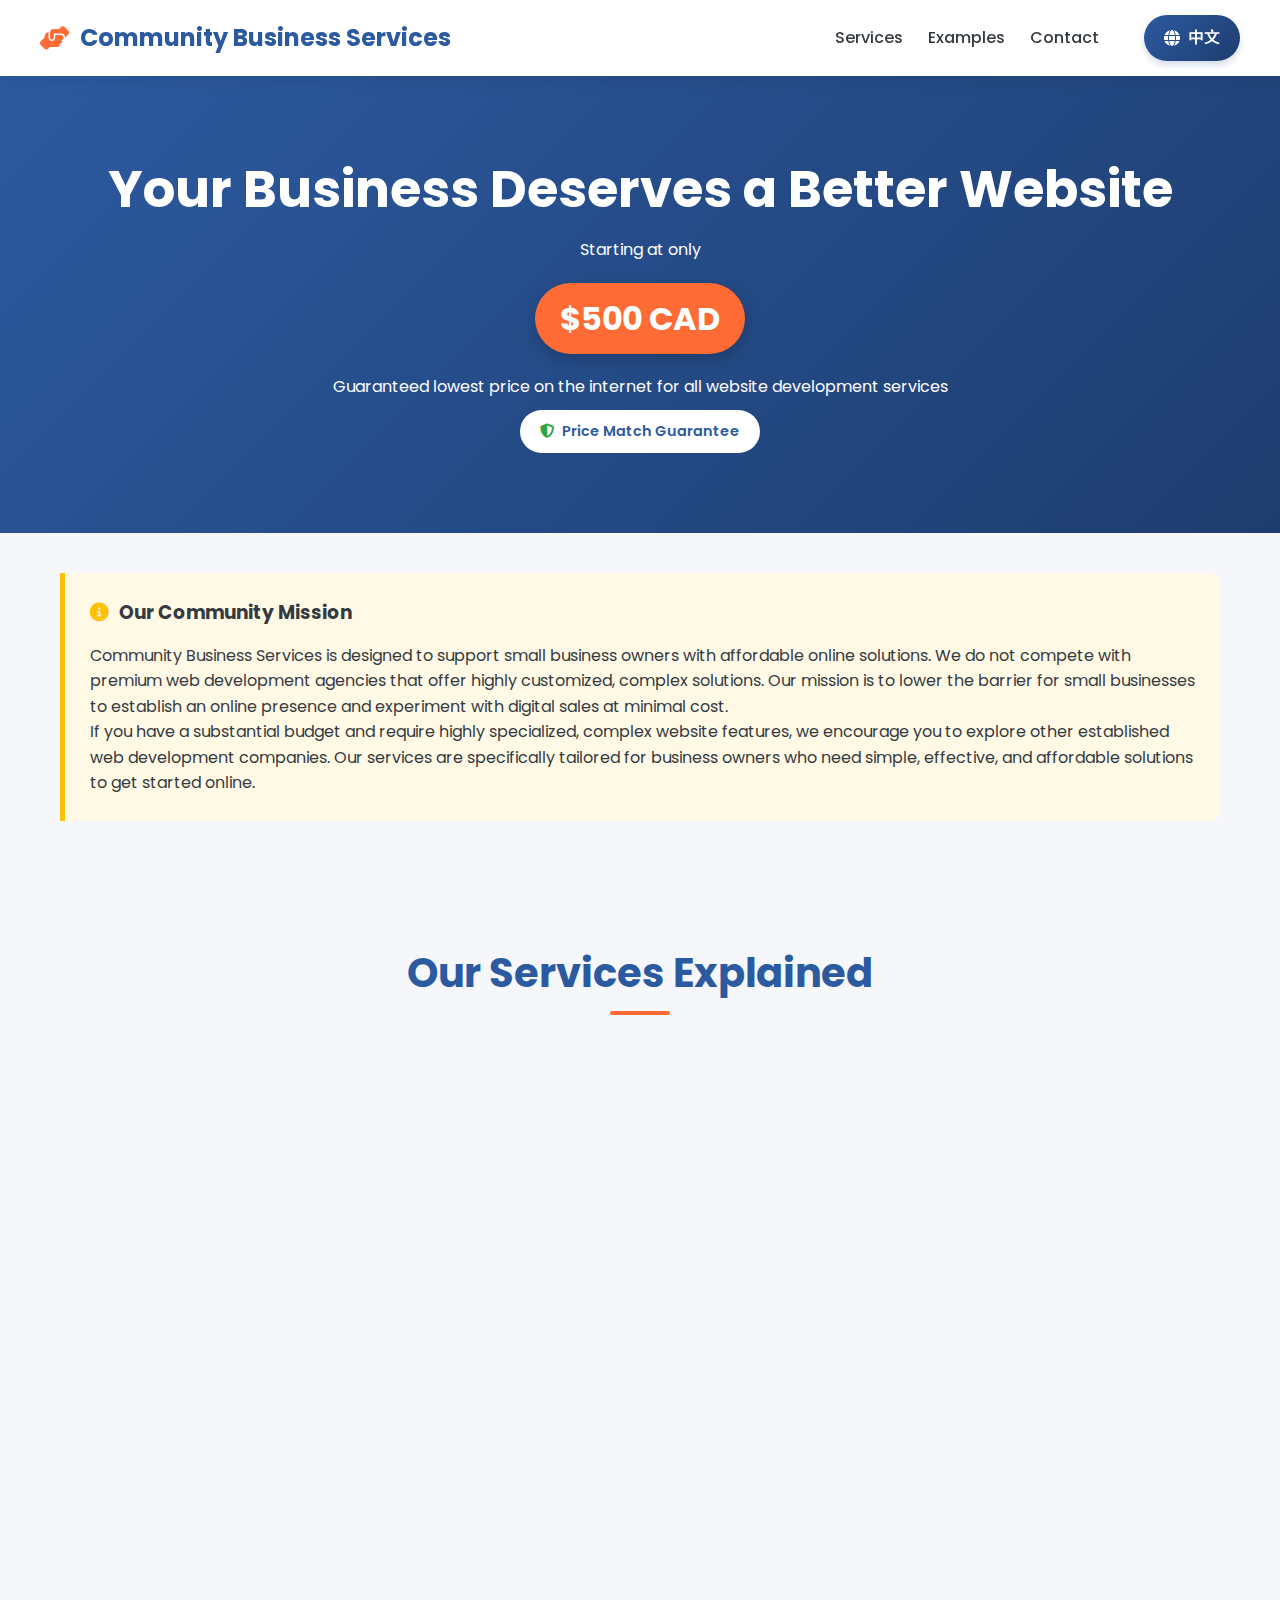
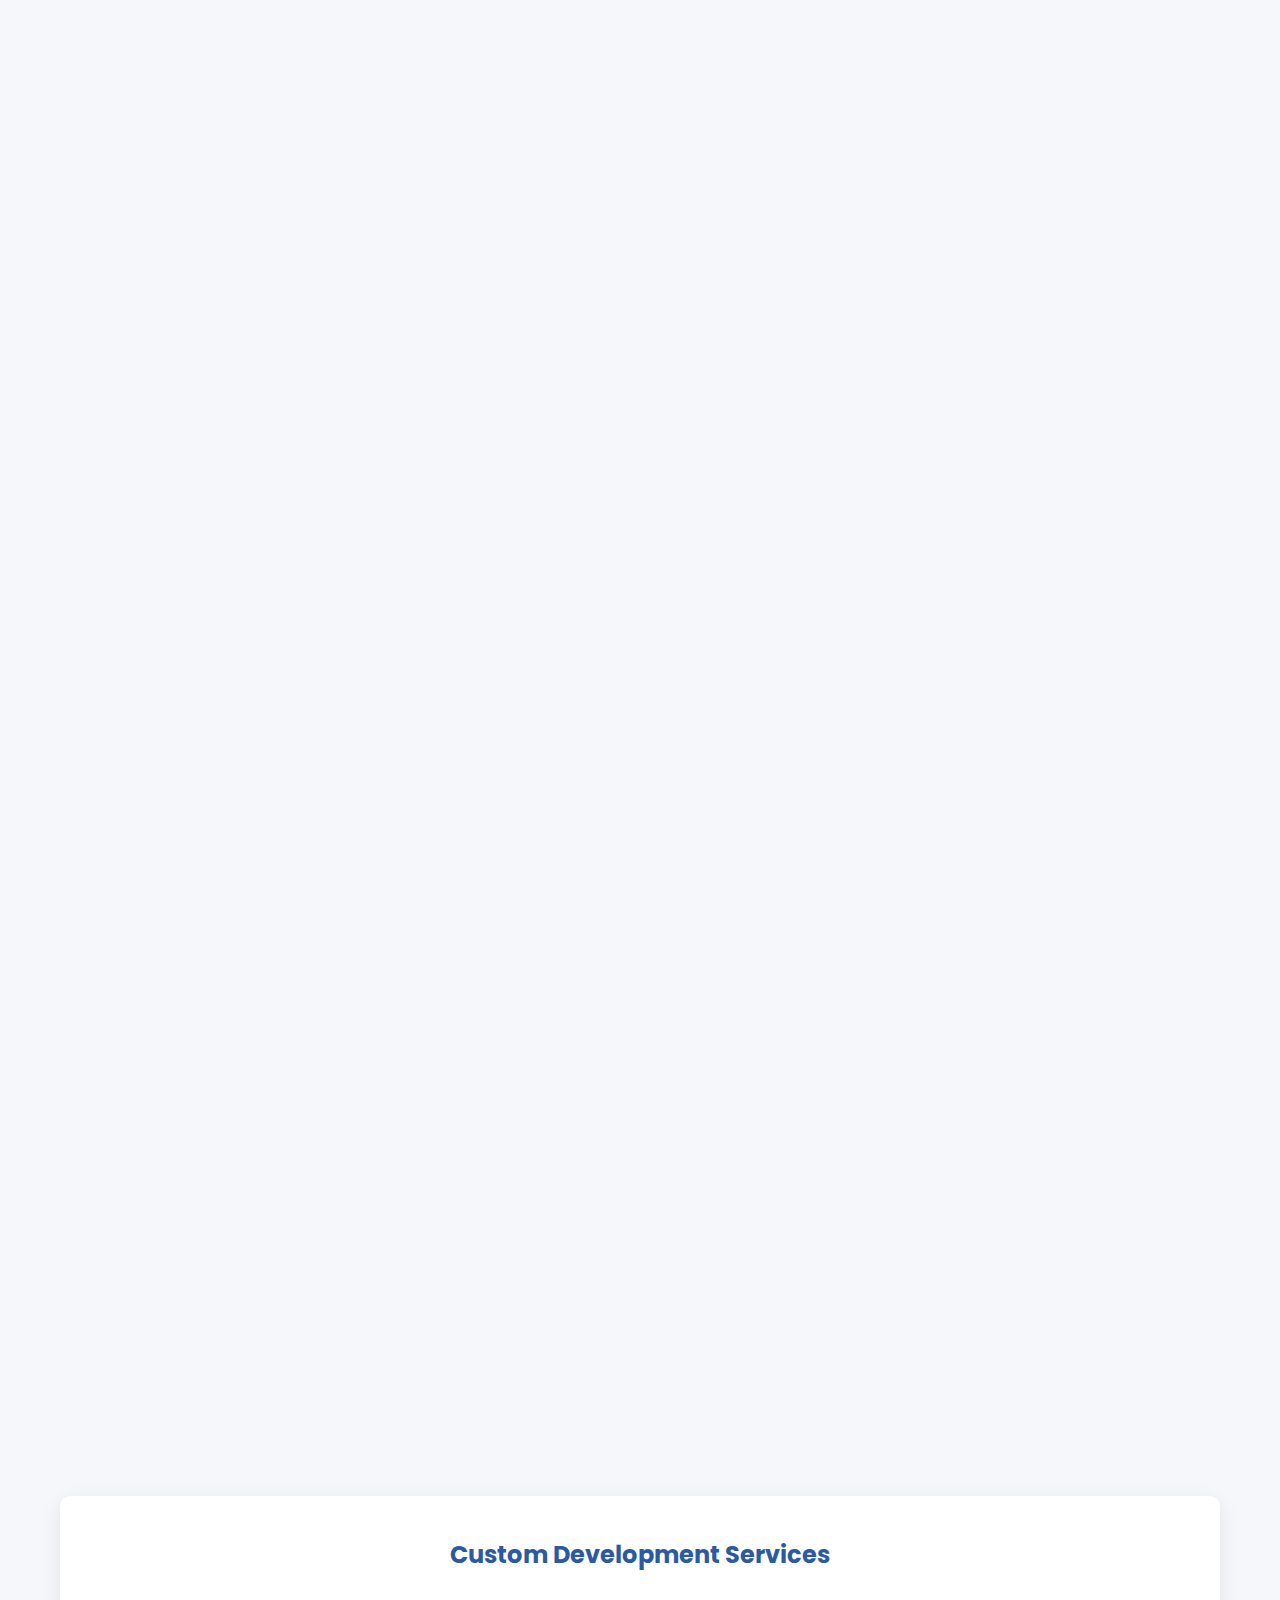
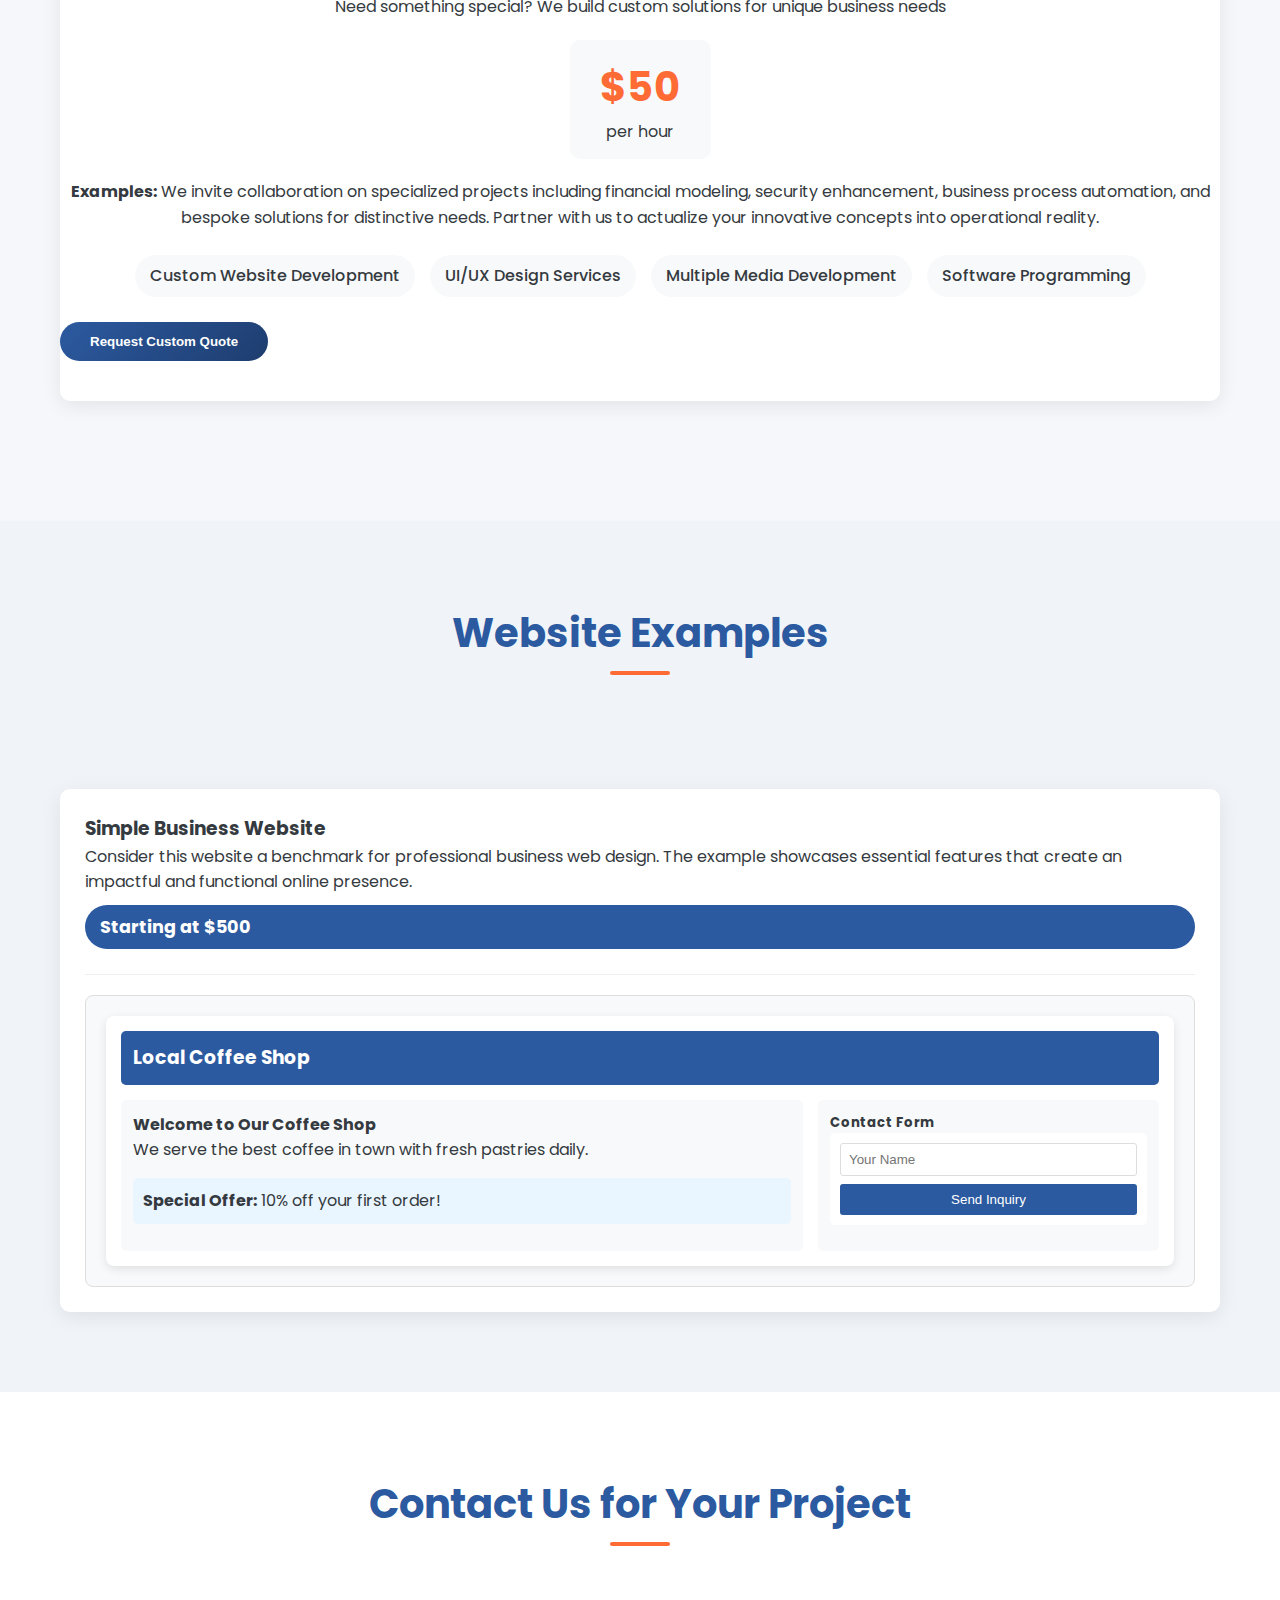
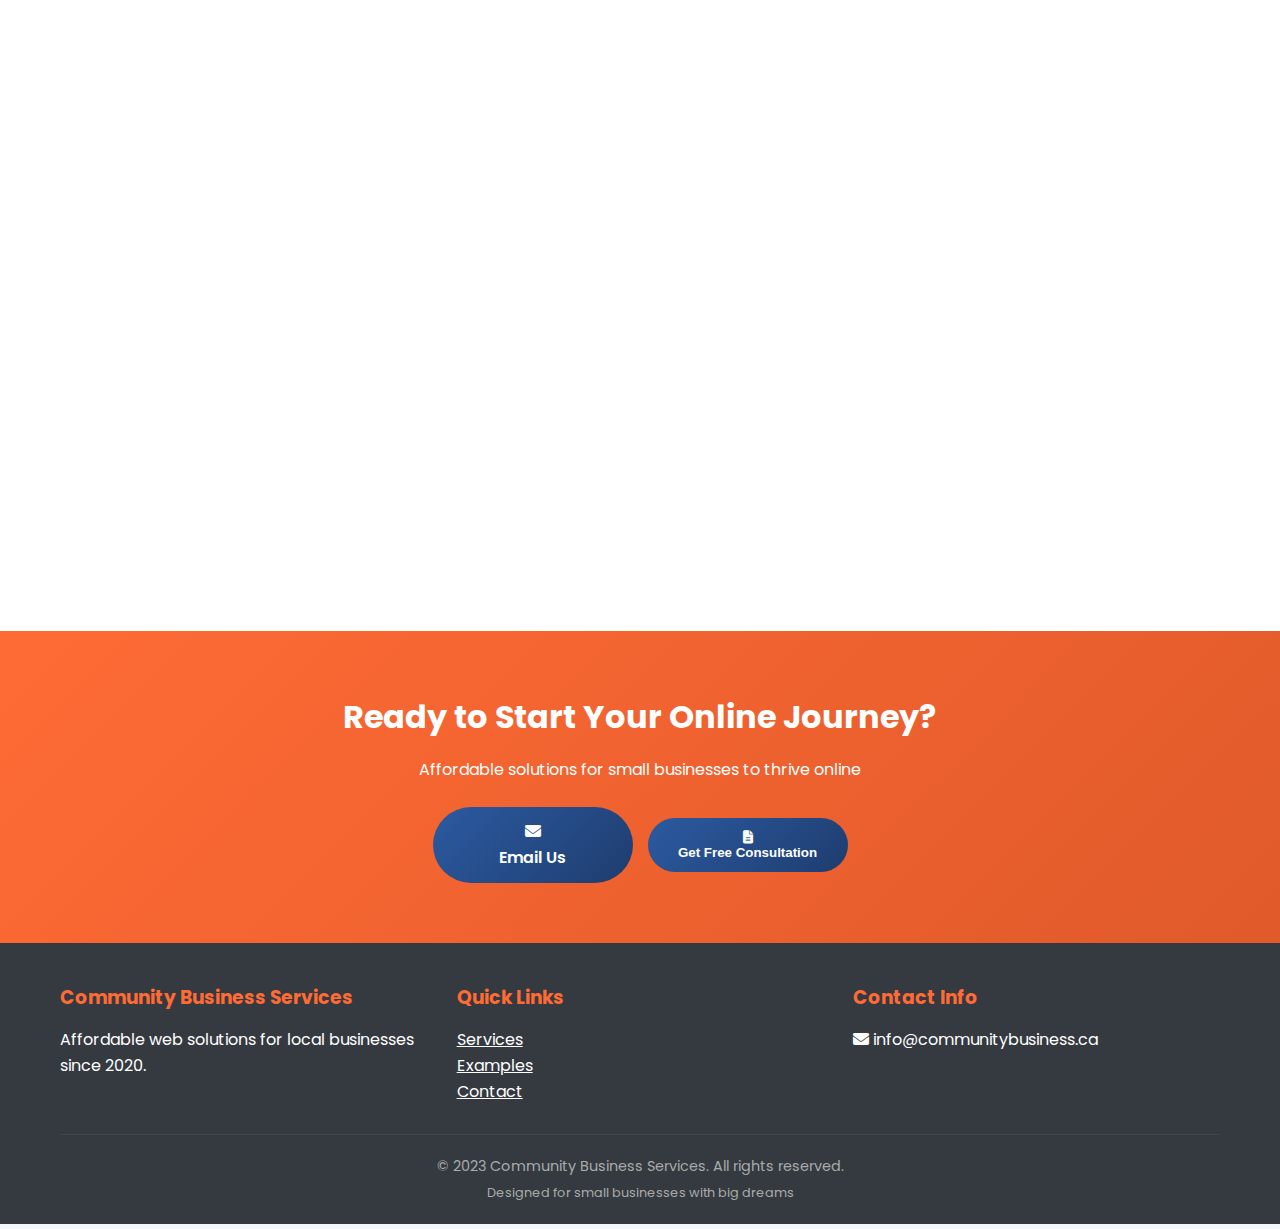
<file: index.html>
<!DOCTYPE html>
<html lang="en">
<head>
    <meta charset="UTF-8">
    <meta name="viewport" content="width=device-width, initial-scale=1.0">
    <title>Community Business Services | 社区商业服务</title>
    <link rel="stylesheet" href="https://cdnjs.cloudflare.com/ajax/libs/font-awesome/6.4.0/css/all.min.css">
    <link rel="stylesheet" href="https://fonts.googleapis.com/css2?family=Poppins:wght@300;400;500;600;700&family=Noto+Sans+SC:wght@300;400;500;700&display=swap">
    <style>
        :root {
            --primary: #2c5aa0;
            --secondary: #ff6b35;
            --light: #f8f9fa;
            --dark: #343a40;
            --success: #28a745;
            --gray: #6c757d;
            --warning: #ffc107;
        }
        
        * {
            margin: 0;
            padding: 0;
            box-sizing: border-box;
        }
        
        body {
            background-color: #f5f7fa;
            color: var(--dark);
            transition: all 0.3s ease;
            font-family: 'Poppins', 'Noto Sans SC', sans-serif;
            line-height: 1.6;
        }
        
        /* 移动优先布局 */
        .mobile-first {
            max-width: 100%;
            overflow-x: hidden;
        }
        
        /* Header & Navigation */
        header {
            background-color: white;
            box-shadow: 0 2px 15px rgba(0, 0, 0, 0.1);
            position: sticky;
            top: 0;
            z-index: 100;
        }
        
        .container {
            width: 100%;
            max-width: 1200px;
            margin: 0 auto;
            padding: 0 20px;
        }
        
        .header-container {
            display: flex;
            flex-direction: column;
            padding: 15px 0;
        }
        
        .logo-section {
            display: flex;
            justify-content: space-between;
            align-items: center;
            width: 100%;
            position: relative;
        }
        
        .logo {
            display: flex;
            align-items: center;
            gap: 10px;
            font-size: 1.5rem;
            font-weight: 700;
            color: var(--primary);
        }
        
        .logo i {
            color: var(--secondary);
        }
        
        .mobile-menu-btn {
            display: block;
            background: none;
            border: none;
            font-size: 1.5rem;
            color: var(--primary);
            cursor: pointer;
            transition: transform 0.3s;
        }
        
        .mobile-menu-btn:hover {
            transform: scale(1.1);
        }
        
        .mobile-menu-btn.active {
            transform: rotate(90deg);
        }
        
        .desktop-menu-btn {
            display: none;
        }
        
        nav {
            display: none;
            flex-direction: column;
            width: 100%;
            margin-top: 15px;
            padding-top: 15px;
            border-top: 1px solid #eee;
        }
        
        nav.active {
            display: flex;
            animation: slideDown 0.3s ease-out;
        }
        
        @keyframes slideDown {
            from {
                opacity: 0;
                transform: translateY(-10px);
            }
            to {
                opacity: 1;
                transform: translateY(0);
            }
        }
        
        nav a {
            text-decoration: none;
            color: var(--dark);
            font-weight: 500;
            padding: 12px 0;
            transition: all 0.3s;
            border-bottom: 1px solid #f0f0f0;
            position: relative;
        }
        
        nav a:hover {
            color: var(--primary);
            padding-left: 10px;
        }
        
        nav a::after {
            content: '';
            position: absolute;
            bottom: 0;
            left: 0;
            width: 0;
            height: 2px;
            background: var(--primary);
            transition: width 0.3s;
        }
        
        nav a:hover::after {
            width: 100%;
        }
        
        /* 语言切换按钮 - 移动端 */
        .mobile-lang-switch {
            display: flex;
            align-items: center;
            gap: 8px;
            background: linear-gradient(135deg, var(--primary) 0%, #1e3d6f 100%);
            color: white;
            padding: 8px 16px;
            border-radius: 50px;
            cursor: pointer;
            transition: all 0.3s ease;
            font-weight: 600;
            font-size: 0.9rem;
            box-shadow: 0 4px 6px rgba(44, 90, 160, 0.2);
            position: absolute;
            right: 50px; /* 放在菜单按钮左侧 */
        }
        
        .mobile-lang-switch:hover {
            transform: translateY(-2px);
            box-shadow: 0 6px 12px rgba(44, 90, 160, 0.3);
            background: linear-gradient(135deg, #1e3d6f 0%, var(--primary) 100%);
        }
        
        .mobile-lang-switch:active {
            transform: translateY(0);
            box-shadow: 0 2px 4px rgba(44, 90, 160, 0.2);
        }
        
        /* 语言切换按钮 - 桌面端 */
        .desktop-lang-switch {
            display: none;
            align-items: center;
            gap: 8px;
            background: linear-gradient(135deg, var(--primary) 0%, #1e3d6f 100%);
            color: white;
            padding: 10px 20px;
            border-radius: 50px;
            cursor: pointer;
            transition: all 0.3s ease;
            font-weight: 600;
            margin-left: 20px;
            box-shadow: 0 4px 6px rgba(44, 90, 160, 0.2);
        }
        
        .desktop-lang-switch:hover {
            transform: translateY(-2px);
            box-shadow: 0 6px 12px rgba(44, 90, 160, 0.3);
            background: linear-gradient(135deg, #1e3d6f 0%, var(--primary) 100%);
        }
        
        .desktop-lang-switch:active {
            transform: translateY(0);
            box-shadow: 0 2px 4px rgba(44, 90, 160, 0.2);
        }
        
        .lang-icon {
            animation: pulse 2s infinite;
        }
        
        @keyframes pulse {
            0% {
                transform: scale(1);
            }
            50% {
                transform: scale(1.1);
            }
            100% {
                transform: scale(1);
            }
        }
        
        /* Hero Section */
        .hero {
            background: linear-gradient(135deg, #2c5aa0 0%, #1e3d6f 100%);
            color: white;
            padding: 60px 0;
            text-align: center;
        }
        
        .hero h1 {
            font-size: 2.2rem;
            margin-bottom: 15px;
            line-height: 1.3;
            animation: fadeInUp 1s ease-out;
        }
        
        @keyframes fadeInUp {
            from {
                opacity: 0;
                transform: translateY(20px);
            }
            to {
                opacity: 1;
                transform: translateY(0);
            }
        }
        
        .price-tag {
            display: inline-block;
            background-color: var(--secondary);
            color: white;
            padding: 10px 25px;
            border-radius: 50px;
            font-size: 2rem;
            font-weight: 700;
            margin: 20px 0;
            box-shadow: 0 5px 15px rgba(0, 0, 0, 0.2);
            animation: bounce 2s infinite;
        }
        
        @keyframes bounce {
            0%, 100% {
                transform: translateY(0);
            }
            50% {
                transform: translateY(-10px);
            }
        }
        
        .guarantee {
            display: inline-flex;
            align-items: center;
            background-color: white;
            color: var(--primary);
            padding: 10px 20px;
            border-radius: 50px;
            margin-top: 10px;
            font-weight: 600;
            font-size: 0.9rem;
            animation: fadeIn 2s ease-out;
        }
        
        .guarantee i {
            color: var(--success);
            margin-right: 8px;
        }
        
        /* Notice Section */
        .notice {
            background-color: #fff9e6;
            border-left: 5px solid var(--warning);
            padding: 25px;
            margin: 40px 0;
            border-radius: 0 10px 10px 0;
            animation: slideInRight 1s ease-out;
        }
        
        @keyframes slideInRight {
            from {
                opacity: 0;
                transform: translateX(-20px);
            }
            to {
                opacity: 1;
                transform: translateX(0);
            }
        }
        
        .notice h3 {
            color: var(--dark);
            margin-bottom: 15px;
            display: flex;
            align-items: center;
            gap: 10px;
        }
        
        .notice h3 i {
            color: var(--warning);
        }
        
        /* Services Section */
        .services {
            padding: 60px 0;
        }
        
        .section-title {
            text-align: center;
            margin-bottom: 40px;
            font-size: 2rem;
            color: var(--primary);
            position: relative;
        }
        
        .section-title::after {
            content: '';
            position: absolute;
            bottom: -10px;
            left: 50%;
            transform: translateX(-50%);
            width: 60px;
            height: 4px;
            background: var(--secondary);
            border-radius: 2px;
        }
        
        .service-detail {
            background-color: white;
            border-radius: 10px;
            overflow: hidden;
            box-shadow: 0 5px 20px rgba(0, 0, 0, 0.08);
            margin-bottom: 40px;
            padding: 25px;
            transition: transform 0.3s, box-shadow 0.3s;
        }
        
        .service-detail:hover {
            transform: translateY(-5px);
            box-shadow: 0 15px 30px rgba(0, 0, 0, 0.15);
        }
        
        .service-detail h3 {
            color: var(--primary);
            margin-bottom: 15px;
            padding-bottom: 10px;
            border-bottom: 2px solid #f0f0f0;
            display: flex;
            align-items: center;
            gap: 10px;
        }
        
        .service-detail h3 i {
            color: var(--secondary);
        }
        
        .service-price-tag {
            display: inline-block;
            background-color: var(--primary);
            color: white;
            padding: 8px 15px;
            border-radius: 50px;
            font-weight: 700;
            margin: 10px 0;
            font-size: 1.1rem;
            transition: all 0.3s;
        }
        
        .service-price-tag:hover {
            background-color: var(--secondary);
            transform: scale(1.05);
        }
        
        .feature-list {
            list-style-type: none;
            margin: 20px 0;
        }
        
        .feature-list li {
            padding: 12px 0;
            border-bottom: 1px solid #eee;
            display: flex;
            align-items: flex-start;
            transition: padding-left 0.3s;
        }
        
        .feature-list li:hover {
            padding-left: 10px;
        }
        
        .feature-list li:last-child {
            border-bottom: none;
        }
        
        .feature-list li i {
            color: var(--success);
            margin-right: 12px;
            margin-top: 3px;
            flex-shrink: 0;
        }
        
        .btn {
            display: inline-block;
            background: linear-gradient(135deg, var(--primary) 0%, #1e3d6f 100%);
            color: white;
            padding: 12px 30px;
            border-radius: 50px;
            text-decoration: none;
            font-weight: 600;
            transition: all 0.3s;
            border: none;
            cursor: pointer;
            text-align: center;
            width: 100%;
            margin-top: 15px;
            position: relative;
            overflow: hidden;
        }
        
        .btn::before {
            content: '';
            position: absolute;
            top: 0;
            left: -100%;
            width: 100%;
            height: 100%;
            background: linear-gradient(90deg, transparent, rgba(255, 255, 255, 0.3), transparent);
            transition: left 0.5s;
        }
        
        .btn:hover::before {
            left: 100%;
        }
        
        .btn:hover {
            background: linear-gradient(135deg, #1e3d6f 0%, var(--primary) 100%);
            transform: translateY(-3px);
            box-shadow: 0 5px 15px rgba(0, 0, 0, 0.1);
        }
        
        .btn:active {
            transform: translateY(-1px);
        }
        
        .btn-secondary {
            background: linear-gradient(135deg, var(--secondary) 0%, #e05a2a 100%);
        }
        
        .btn-secondary:hover {
            background: linear-gradient(135deg, #e05a2a 0%, var(--secondary) 100%);
        }
        
        /* Hourly Rate Section */
        .hourly-rate {
            background-color: white;
            padding: 40px 0;
            text-align: center;
            border-radius: 10px;
            margin: 40px 0;
            box-shadow: 0 5px 20px rgba(0, 0, 0, 0.08);
        }
        
        .hourly-rate h2 {
            color: var(--primary);
            margin-bottom: 20px;
        }
        
        .rate-box {
            display: inline-block;
            background-color: var(--light);
            padding: 15px 30px;
            border-radius: 10px;
            margin: 20px 0;
            transition: transform 0.3s;
        }
        
        .rate-box:hover {
            transform: scale(1.05);
        }
        
        .rate-amount {
            font-size: 2.5rem;
            font-weight: 700;
            color: var(--secondary);
        }
        
        .services-list {
            display: flex;
            flex-wrap: wrap;
            justify-content: center;
            gap: 10px;
            margin: 25px 0;
        }
        
        .service-tag {
            background-color: var(--light);
            padding: 8px 15px;
            border-radius: 50px;
            font-weight: 500;
            font-size: 0.9rem;
            transition: all 0.3s;
        }
        
        .service-tag:hover {
            background-color: var(--primary);
            color: white;
            transform: translateY(-2px);
        }
        
        /* Demo Section */
        .demo {
            padding: 60px 0;
            background-color: #f0f4f8;
        }
        
        .demo-tabs {
            display: flex;
            flex-direction: column;
            gap: 10px;
            margin-bottom: 30px;
        }
        
        .demo-tab {
            padding: 12px 20px;
            background-color: white;
            border-radius: 50px;
            cursor: pointer;
            font-weight: 600;
            transition: all 0.3s;
            border: 2px solid transparent;
            text-align: center;
            position: relative;
            overflow: hidden;
        }
        
        .demo-tab::before {
            content: '';
            position: absolute;
            top: 0;
            left: -100%;
            width: 100%;
            height: 100%;
            background: linear-gradient(90deg, transparent, rgba(44, 90, 160, 0.1), transparent);
            transition: left 0.5s;
        }
        
        .demo-tab:hover::before {
            left: 100%;
        }
        
        .demo-tab:hover {
            border-color: var(--primary);
            color: var(--primary);
        }
        
        .demo-tab.active {
            background-color: var(--primary);
            color: white;
            border-color: var(--primary);
        }
        
        .demo-content {
            background-color: white;
            border-radius: 10px;
            padding: 25px;
            box-shadow: 0 5px 20px rgba(0, 0, 0, 0.08);
            display: none;
        }
        
        .demo-content.active {
            display: block;
            animation: fadeIn 0.5s;
        }
        
        @keyframes fadeIn {
            from { opacity: 0; transform: translateY(10px); }
            to { opacity: 1; transform: translateY(0); }
        }
        
        .demo-header {
            display: flex;
            flex-direction: column;
            margin-bottom: 20px;
            padding-bottom: 15px;
            border-bottom: 1px solid #eee;
        }
        
        .demo-preview {
            background-color: #f8f9fa;
            border-radius: 8px;
            padding: 20px;
            border: 1px solid #ddd;
            overflow-x: auto;
        }
        
        .website-example {
            background-color: white;
            border-radius: 8px;
            padding: 15px;
            box-shadow: 0 3px 10px rgba(0, 0, 0, 0.1);
            min-width: 300px;
        }
        
        .website-header {
            background-color: var(--primary);
            color: white;
            padding: 12px;
            border-radius: 5px;
            margin-bottom: 15px;
        }
        
        .website-content {
            display: grid;
            grid-template-columns: 1fr;
            gap: 15px;
        }
        
        .main-content, .sidebar {
            padding: 12px;
            background-color: #f8f9fa;
            border-radius: 5px;
        }
        
        /* Business Lead Section */
        .business-lead {
            padding: 60px 0;
            background-color: white;
        }
        
        .lead-container {
            display: flex;
            flex-direction: column;
            gap: 30px;
        }
        
        .lead-form {
            flex: 1;
        }
        
        .lead-form h3 {
            color: var(--primary);
            margin-bottom: 20px;
        }
        
        .form-group {
            margin-bottom: 20px;
        }
        
        .form-group label {
            display: block;
            margin-bottom: 8px;
            font-weight: 500;
        }
        
        .form-control {
            width: 100%;
            padding: 12px 15px;
            border: 1px solid #ddd;
            border-radius: 5px;
            font-size: 1rem;
            transition: all 0.3s;
        }
        
        .form-control:focus {
            border-color: var(--primary);
            outline: none;
            box-shadow: 0 0 0 3px rgba(44, 90, 160, 0.1);
            transform: translateY(-2px);
        }
        
        .contact-methods {
            flex: 1;
            display: flex;
            flex-direction: column;
            gap: 25px;
        }
        
        .contact-card {
            background-color: #f8f9fa;
            border-radius: 10px;
            padding: 20px;
            text-align: center;
            transition: transform 0.3s;
        }
        
        .contact-card:hover {
            transform: translateY(-5px);
        }
        
        .contact-card h4 {
            color: var(--primary);
            margin-bottom: 15px;
            display: flex;
            align-items: center;
            justify-content: center;
            gap: 10px;
        }
        
        .contact-card i {
            color: var(--secondary);
        }
        
        .qr-code {
            max-width: 200px;
            margin: 15px auto;
            padding: 10px;
            background-color: white;
            border-radius: 10px;
            display: flex;
            flex-direction: column;
            align-items: center;
            transition: transform 0.3s;
        }
        
        .qr-code:hover {
            transform: scale(1.05);
        }
        
        .qr-code img {
            width: 150px;
            height: 150px;
            background-color: #f0f0f0;
            margin-bottom: 10px;
            border-radius: 5px;
            transition: transform 0.3s;
        }
        
        .qr-code:hover img {
            transform: rotate(5deg);
        }
        
        /* CTA Section */
        .cta {
            background: linear-gradient(135deg, var(--secondary) 0%, #e05a2a 100%);
            color: white;
            padding: 60px 0;
            text-align: center;
        }
        
        .cta h2 {
            font-size: 2rem;
            margin-bottom: 15px;
        }
        
        .cta-buttons {
            display: flex;
            flex-direction: column;
            gap: 15px;
            margin-top: 25px;
            align-items: center;
        }
        
        .cta-buttons .btn {
            width: auto;
            min-width: 200px;
            margin: 0;
        }
        
        /* Footer */
        footer {
            background-color: var(--dark);
            color: white;
            padding: 40px 0 20px;
        }
        
        .footer-content {
            display: grid;
            grid-template-columns: 1fr;
            gap: 30px;
            margin-bottom: 30px;
        }
        
        .footer-section h3 {
            margin-bottom: 15px;
            color: var(--secondary);
        }
        
        .copyright {
            text-align: center;
            padding-top: 20px;
            border-top: 1px solid #444;
            color: #aaa;
            font-size: 0.9rem;
        }
        
        /* Modal */
        .modal {
            display: none;
            position: fixed;
            top: 0;
            left: 0;
            width: 100%;
            height: 100%;
            background-color: rgba(0,0,0,0.7);
            z-index: 1000;
            justify-content: center;
            align-items: center;
            padding: 20px;
        }
        
        .modal-content {
            background-color: white;
            padding: 30px;
            border-radius: 10px;
            width: 100%;
            max-width: 500px;
            position: relative;
            max-height: 90vh;
            overflow-y: auto;
            animation: modalAppear 0.3s ease-out;
        }
        
        @keyframes modalAppear {
            from {
                opacity: 0;
                transform: scale(0.9);
            }
            to {
                opacity: 1;
                transform: scale(1);
            }
        }
        
        .close-modal {
            position: absolute;
            top: 15px;
            right: 15px;
            background: none;
            border: none;
            font-size: 1.5rem;
            cursor: pointer;
            color: var(--dark);
            transition: transform 0.3s;
        }
        
        .close-modal:hover {
            transform: rotate(90deg);
        }
        
        /* Tablet and Desktop Styles */
        @media (min-width: 768px) {
            .header-container {
                flex-direction: row;
                justify-content: space-between;
                align-items: center;
            }
            
            .logo-section {
                width: auto;
            }
            
            .mobile-menu-btn {
                display: none;
            }
            
            .mobile-lang-switch {
                display: none !important;
            }
            
            .desktop-menu-btn {
                display: block;
            }
            
            nav {
                display: flex;
                flex-direction: row;
                width: auto;
                margin-top: 0;
                padding-top: 0;
                border-top: none;
                gap: 25px;
                align-items: center;
            }
            
            nav a {
                padding: 5px 0;
                border-bottom: none;
            }
            
            .desktop-lang-switch {
                display: flex;
            }
            
            .hero h1 {
                font-size: 2.8rem;
            }
            
            .demo-tabs {
                flex-direction: row;
                justify-content: center;
            }
            
            .demo-tab {
                min-width: 180px;
            }
            
            .website-content {
                grid-template-columns: 2fr 1fr;
            }
            
            .lead-container {
                flex-direction: row;
            }
            
            .contact-methods {
                flex-direction: row;
            }
            
            .footer-content {
                grid-template-columns: repeat(auto-fit, minmax(250px, 1fr));
            }
            
            .cta-buttons {
                flex-direction: row;
                justify-content: center;
            }
        }
        
        @media (min-width: 992px) {
            .hero {
                padding: 80px 0;
            }
            
            .hero h1 {
                font-size: 3.2rem;
            }
            
            .services, .demo, .business-lead {
                padding: 80px 0;
            }
            
            .section-title {
                font-size: 2.5rem;
            }
            
            .btn {
                width: auto;
            }
            
            .services-list {
                gap: 15px;
            }
            
            .service-tag {
                font-size: 1rem;
            }
        }
        
        /* 语言切换器浮动标签 */
        .lang-floating-label {
            position: absolute;
            top: -25px;
            left: 50%;
            transform: translateX(-50%);
            background: var(--primary);
            color: white;
            padding: 4px 10px;
            border-radius: 4px;
            font-size: 0.8rem;
            white-space: nowrap;
            opacity: 0;
            transition: opacity 0.3s;
            pointer-events: none;
        }
        
        .desktop-lang-switch:hover .lang-floating-label {
            opacity: 1;
        }
        
        /* 语言切换波纹效果 */
        .lang-switch-btn {
            position: relative;
            overflow: hidden;
        }
        
        .lang-switch-btn::after {
            content: '';
            position: absolute;
            top: 50%;
            left: 50%;
            width: 5px;
            height: 5px;
            background: rgba(255, 255, 255, 0.5);
            opacity: 0;
            border-radius: 100%;
            transform: scale(1, 1) translate(-50%);
            transform-origin: 50% 50%;
        }
        
        .lang-switch-btn:focus:not(:active)::after {
            animation: ripple 1s ease-out;
        }
        
        @keyframes ripple {
            0% {
                transform: scale(0, 0);
                opacity: 0.5;
            }
            100% {
                transform: scale(20, 20);
                opacity: 0;
            }
        }
        
        /* Print styles */
        @media print {
            .no-print {
                display: none;
            }
            
            body {
                font-size: 12pt;
                line-height: 1.5;
            }
            
            .hero, .cta {
                background: white !important;
                color: black !important;
            }
            
            .price-tag, .guarantee {
                border: 1px solid black;
            }
        }
    </style>
</head>
<body class="mobile-first">
    <!-- Header with Navigation -->
    <header>
        <div class="container header-container">
            <div class="logo-section">
                <div class="logo">
                    <i class="fas fa-hands-helping"></i>
                    <span class="english">Community Business Services</span>
                    <span class="chinese" style="display: none;">社区商业服务</span>
                </div>
                
                <!-- 移动端语言切换按钮 -->
                <div class="mobile-lang-switch lang-switch-btn" id="mobileLangSwitch">
                    <i class="fas fa-globe lang-icon"></i>
                    <span id="mobileLangText">网站制作</span>
                </div>
                
                <button class="mobile-menu-btn" id="mobileMenuBtn">
                    <i class="fas fa-bars"></i>
                </button>
            </div>
            
            <nav id="mainNav">
                <a href="#services" class="english">Services</a>
                <a href="#services" class="chinese" style="display: none;">服务项目</a>
                <a href="#demo" class="english">Examples</a>
                <a href="#demo" class="chinese" style="display: none;">案例展示</a>
                <a href="#contact" class="english">Contact</a>
                <a href="#contact" class="chinese" style="display: none;">联系我们</a>
                
                <!-- 桌面端语言切换按钮 -->
                <div class="desktop-lang-switch lang-switch-btn" id="desktopLangSwitch">
                    <i class="fas fa-globe lang-icon"></i>
                    <span id="desktopLangText">网站制作</span>
                    <div class="lang-floating-label english">Switch Language</div>
                    <div class="lang-floating-label chinese" style="display: none;">切换语言</div>
                </div>
            </nav>
        </div>
    </header>

    <!-- Hero Section -->
    <section class="hero">
        <div class="container">
            <h1 class="english">Your Business Deserves a Better Website</h1>
            <h1 class="chinese" style="display: none;">您的生意值得一个更好的网站</h1>
            <p class="english">Starting at only</p>
            <p class="chinese" style="display: none;">起步价仅需</p>
            <div class="price-tag">$500 CAD</div>
            <p class="english">Guaranteed lowest price on the internet for all website development services</p>
            <p class="chinese" style="display: none;">保证全网络最低价的网站开发服务</p>
            <div class="guarantee">
                <i class="fas fa-shield-alt"></i>
                <span class="english">Price Match Guarantee</span>
                <span class="chinese" style="display: none;">价格匹配保证</span>
            </div>
        </div>
    </section>

    <!-- Notice Section -->
    <div class="container">
        <div class="notice">
            <h3><i class="fas fa-info-circle"></i> <span class="english">Our Community Mission</span><span class="chinese" style="display: none;">我们的社区使命</span></h3>
            <p class="english">
                Community Business Services is designed to support small business owners with affordable online solutions. We do not compete with premium web development agencies that offer highly customized, complex solutions. Our mission is to lower the barrier for small businesses to establish an online presence and experiment with digital sales at minimal cost.
            </p>
            <p class="english">
                If you have a substantial budget and require highly specialized, complex website features, we encourage you to explore other established web development companies. Our services are specifically tailored for business owners who need simple, effective, and affordable solutions to get started online.
            </p>
            
            <p class="chinese" style="display: none;">
                社区商业服务旨在为小企业主提供经济实惠的在线解决方案。我们与提供高度定制化、复杂解决方案的高级网站开发公司没有竞争关系。我们的使命是降低小企业建立在线形象的门槛，让他们以最低成本尝试数字销售。
            </p>
            <p class="chinese" style="display: none;">
                如果您有充足的预算，需要高度专业化、复杂的网站功能，我们建议您探索其他成熟的网站开发公司。我们的服务专门为需要简单、有效且经济实惠的解决方案来开始在线业务的企业主量身定制。
            </p>
        </div>
    </div>

    <!-- Services Section -->
    <section class="services" id="services">
        <div class="container">
            <h2 class="section-title english">Our Services Explained</h2>
            <h2 class="section-title chinese" style="display: none;">服务详细说明</h2>
            
            <!-- Simple Website Service -->
            <div class="service-detail">
                <h3><i class="fas fa-desktop"></i> <span class="english">Simple Website Development</span><span class="chinese" style="display: none;">简单网站开发</span></h3>
                <div class="service-price-tag english">Starting at $500</div>
                <div class="service-price-tag chinese" style="display: none;">起步价$500</div>
                
                <p class="english"><strong>Purpose:</strong> Display your business, products, and services with a simple client inquiry form.</p>
                <p class="chinese" style="display: none;"><strong>目的：</strong>展示您的业务、产品和服务，包含简单的客户咨询表单。</p>
                
                <p class="english"><strong>What's included:</strong></p>
                <p class="chinese" style="display: none;"><strong>包含内容：</strong></p>
                
                <ul class="feature-list">
                    <li><i class="fas fa-check"></i><span class="english">3-5 page website with your prepared content</span><span class="chinese" style="display: none;">3-5个页面，使用您准备好的内容</span></li>
                    <li><i class="fas fa-check"></i><span class="english">Simple, professional UI design tailored to your industry</span><span class="chinese" style="display: none;">简单专业的UI设计，适合您的行业</span></li>
                    <li><i class="fas fa-check"></i><span class="english">Attractive animations to make your site lively</span><span class="chinese" style="display: none;">吸引人的动画效果，让网站更生动</span></li>
                    <li><i class="fas fa-check"></i><span class="english">Client inquiry intake form</span><span class="chinese" style="display: none;">客户咨询收集表单</span></li>
                    <li><i class="fas fa-check"></i><span class="english">Mobile-responsive design</span><span class="chinese" style="display: none;">移动响应式设计</span></li>
                </ul>
                
                <p class="english"><strong>Perfect for:</strong> If your business operates primarily through local referrals but struggles to reach new customers beyond your immediate network, this website solution bridges that gap. It's designed for entrepreneurs who value professionalism but need a straightforward, cost-effective approach to online visibility.</p>
                <p class="chinese" style="display: none;"><strong>完美适合：</strong>专为意识到需要专业线上展示但追求简洁与实惠的企业主设计。如果您的业务主要依赖本地推荐，但难以触及直接网络之外的新客户，此网站方案正能弥合这一差距。专为重视专业形象但需要直接、经济、高效的线上企业形象推广的创业者而设计。此解决方案为您的业务增长提供理想起点。</p>
                
                <button class="btn english" data-service="simple">Get Simple Website</button>
                <button class="btn chinese" style="display: none;" data-service="simple">获取简单网站</button>
            </div>
            
            <!-- Website Upgrade with Backstage -->
            <div class="service-detail">
                <h3><i class="fas fa-cogs"></i> <span class="english">Website Upgrade with Backstage</span><span class="chinese" style="display: none;">带后台管理的网站升级</span></h3>
                <div class="service-price-tag english">$800 ($500 + $300 upgrade)</div>
                <div class="service-price-tag chinese" style="display: none;">$800 ($500 + $300 升级费)</div>
                
                <p class="english"><strong>Purpose:</strong> Give you full control to update your website without technical skills.</p>
                <p class="chinese" style="display: none;"><strong>目的：</strong>让您无需技术技能即可完全控制更新网站。</p>
                
                <p class="english"><strong>What's included:</strong></p>
                <p class="chinese" style="display: none;"><strong>包含内容：</strong></p>
                
                <ul class="feature-list">
                    <li><i class="fas fa-check"></i><span class="english">Everything in Simple Website</span><span class="chinese" style="display: none;">包含简单网站的所有功能</span></li>
                    <li><i class="fas fa-check"></i><span class="english">Secure admin login with password protection</span><span class="chinese" style="display: none;">安全的管理员登录，密码保护</span></li>
                    <li><i class="fas fa-check"></i><span class="english">Easy content management - update text, images, pages</span><span class="chinese" style="display: none;">简单的内容管理 - 更新文本、图片、页面</span></li>
                    <li><i class="fas fa-check"></i><span class="english">Add new content modules as needed</span><span class="chinese" style="display: none;">根据需要添加新的内容模块</span></li>
                    <li><i class="fas fa-check"></i><span class="english">Pre-designed UI themes for holidays/seasons</span><span class="chinese" style="display: none;">节日/季节的预设计UI主题</span></li>
                </ul>
                
                <p class="english"><strong>Perfect for:</strong> Created for forward-thinking business owners who value independence in managing their online presence. If you've experienced the frustration of waiting for technical support to make simple updates, this solution gives you the tools and training to take full control of your digital identity.</p>
                <p class="chinese" style="display: none;"><strong>完美适合：</strong>为重视在线形象管理独立性的前瞻性企业主打造。如果您已投资基础网站，但在尝试在线上反映自己企业近来的业务发展时感到受到限制，如果您曾因等待技术支持进行简单更新而感到困扰，此方案将为您提供完全掌控升级更新企业网站的能力，解锁您适应和提升在线形象的能力，无需重新开始一个新的网页。所需的工具与培训我们将为您提供。</p>
                
                <p class="english"><em>Additional features like payment gateways available at extra cost.</em></p>
                <p class="chinese" style="display: none;"><em>支付网关等附加功能需额外收费。</em></p>
                
                <button class="btn btn-secondary english" data-service="upgrade">Upgrade My Website</button>
                <button class="btn btn-secondary chinese" style="display: none;" data-service="upgrade">升级我的网站</button>
            </div>
            
            <!-- E-commerce Solution -->
            <div class="service-detail">
                <h3><i class="fas fa-shopping-cart"></i> <span class="english">Small E-commerce Solution</span><span class="chinese" style="display: none;">小型电商解决方案</span></h3>
                <div class="service-price-tag english">Starting at $2,000</div>
                <div class="service-price-tag chinese" style="display: none;">起步价$2,000</div>
                
                <p class="english"><strong>Purpose:</strong> Complete online sales system for local businesses.</p>
                <p class="chinese" style="display: none;"><strong>目的：</strong>为本地企业提供完整的在线销售系统。</p>
                
                <p class="english"><strong>What's included:</strong></p>
                <p class="chinese" style="display: none;"><strong>包含内容：</strong></p>
                
                <ul class="feature-list">
                    <li><i class="fas fa-check"></i><span class="english">Up to 100 products or 5 categories</span><span class="chinese" style="display: none;">最多100种产品或5个类别</span></li>
                    <li><i class="fas fa-check"></i><span class="english">Single admin login at a time</span><span class="chinese" style="display: none;">单次一个管理员登录</span></li>
                    <li><i class="fas fa-check"></i><span class="english">Payment gateway integration or offline payment option</span><span class="chinese" style="display: none;">支付网关集成或线下支付选项</span></li>
                    <li><i class="fas fa-check"></i><span class="english">Unique transaction numbers for offline payment & in-store pickup</span><span class="chinese" style="display: none;">线下支付和店内取货的唯一交易号</span></li>
                    <li><i class="fas fa-check"></i><span class="english">SEO optimized for local customers</span><span class="chinese" style="display: none;">针对本地客户的SEO优化</span></li>
                </ul>
                
                <p class="english"><strong>Automation Extension:</strong> Add inventory management, financial tracking (accounts payable/receivable), and business reports for <strong>+$2,000</strong>. All data is confidential and stored based on your preferences.</p>
                <p class="chinese" style="display: none;"><strong>自动化扩展：</strong>添加库存管理、财务跟踪（应付/应收账款）和业务报告，仅需<strong>+$2,000</strong>。所有数据都是保密的，并根据您的偏好存储。</p>
                
                <p class="english"><em>SEO services and courses available separately. Anything beyond these scopes is considered custom development.</em></p>
                <p class="chinese" style="display: none;"><em>SEO服务和课程单独提供。超出这些范围的任何内容均视为定制开发。</em></p>
                
                <button class="btn english" data-service="ecommerce">Start E-commerce Store</button>
                <button class="btn chinese" style="display: none;" data-service="ecommerce">开始电商店铺</button>
            </div>
            
            <!-- Hourly Rate Section -->
            <div class="hourly-rate">
                <h2 class="english">Custom Development Services</h2>
                <h2 class="chinese" style="display: none;">定制开发服务</h2>
                <p class="english">Need something special? We build custom solutions for unique business needs</p>
                <p class="chinese" style="display: none;">需要特殊功能？我们为独特的业务需求构建定制解决方案</p>
                
                <div class="rate-box">
                    <div class="rate-amount">$50</div>
                    <div class="english">per hour</div>
                    <div class="chinese" style="display: none;">每小时</div>
                </div>
                
                <p class="english"><strong>Examples:</strong> We invite collaboration on specialized projects including financial modeling, security enhancement, business process automation, and bespoke solutions for distinctive needs. Partner with us to actualize your innovative concepts into operational reality.</p>
                <p class="chinese" style="display: none;"><strong>示例：</strong>从精密金融架构到高级安全方案，从智能商业自动化到个性化定制需求，我们专注于将专业要求转化为切实可行的系统实现。我们将您的构想转化为可落地的完整解决方案。</p>
                
                <div class="services-list">
                    <div class="service-tag english">Custom Website Development</div>
                    <div class="service-tag chinese" style="display: none;">定制网站开发</div>
                    <div class="service-tag english">UI/UX Design Services</div>
                    <div class="service-tag chinese" style="display: none;">UI/UX设计服务</div>
                    <div class="service-tag english">Multiple Media Development</div>
                    <div class="service-tag chinese" style="display: none;">多媒体开发</div>
                    <div class="service-tag english">Software Programming</div>
                    <div class="service-tag chinese" style="display: none;">软件编程</div>
                </div>
                
                <button class="btn english" id="customQuoteBtn">Request Custom Quote</button>
                <button class="btn chinese" style="display: none;" id="customQuoteBtn">获取定制报价</button>
            </div>
        </div>
    </section>

    <!-- Demo Section -->
    <section class="demo" id="demo">
        <div class="container">
            <h2 class="section-title english">Website Examples</h2>
            <h2 class="section-title chinese" style="display: none;">网站案例展示</h2>
            
            <div class="demo-tabs">
                <div class="demo-tab active" data-tab="simple">Simple Website</div>
                <div class="demo-tab" data-tab="backstage">Website with Backstage</div>
                <div class="demo-tab" data-tab="ecommerce">Small E-commerce</div>
            </div>
            
            <!-- Simple Website Demo -->
            <div class="demo-content active" id="simple-demo">
                <div class="demo-header">
                    <h3 class="english">Simple Business Website</h3>
                    <h3 class="chinese" style="display: none;">简单商业网站</h3>
                    <p class="english">Consider this website a benchmark for professional business web design. The example showcases essential features that create an impactful and functional online presence.</p>
                    <p class="chinese" style="display: none;">欢迎参考本网站作为高效商业设计的典范。以下演示展现了构成专业线上形象的基础功能与核心要素。</p>
                    <div class="service-price-tag">Starting at $500</div>
                </div>
                <div class="demo-preview">
                    <div class="website-example">
                        <div class="website-header">
                            <h3 class="english">Local Coffee Shop</h3>
                            <h3 class="chinese" style="display: none;">本地咖啡店</h3>
                        </div>
                        <div class="website-content">
                            <div class="main-content">
                                <h4 class="english">Welcome to Our Coffee Shop</h4>
                                <h4 class="chinese" style="display: none;">欢迎来到我们的咖啡店</h4>
                                <p class="english">We serve the best coffee in town with fresh pastries daily.</p>
                                <p class="chinese" style="display: none;">我们提供镇上最好的咖啡和每日新鲜糕点。</p>
                                <div style="background-color: #e9f5ff; padding: 10px; border-radius: 5px; margin: 15px 0;">
                                    <p class="english"><strong>Special Offer:</strong> 10% off your first order!</p>
                                    <p class="chinese" style="display: none;"><strong>特别优惠：</strong>首单9折！</p>
                                </div>
                            </div>
                            <div class="sidebar">
                                <h5 class="english">Contact Form</h5>
                                <h5 class="chinese" style="display: none;">联系表单</h5>
                                <div style="background-color: white; padding: 10px; border-radius: 5px;">
                                    <input type="text" placeholder="Your Name" style="width: 100%; padding: 8px; margin-bottom: 8px; border: 1px solid #ddd; border-radius: 3px;">
                                    <button style="width: 100%; padding: 8px; background-color: var(--primary); color: white; border: none; border-radius: 3px;">Send Inquiry</button>
                                </div>
                            </div>
                        </div>
                    </div>
                </div>
            </div>
            
            <!-- Backstage Demo -->
            <div class="demo-content" id="backstage-demo">
                <div class="demo-header">
                    <h3 class="english">Website with Backstage Management</h3>
                    <h3 class="chinese" style="display: none;">带后台管理的网站</h3>
                    <p class="english">Accessible administrative login directly from your homepage connects to a fully customizable management interface, complemented by our expert training to ensure rapid team proficiency.</p>
                    <p class="chinese" style="display: none;">主页直达管理后台，所有内容模块均可自由编辑。配备专业培训，让您的团队轻松上手，快速实现网站自主运营。</p>

                    <div class="service-price-tag">$800</div>
                </div>
                <div class="demo-preview">
                    <div class="website-example">
                        <div style="display: flex; flex-direction: column; gap: 15px;">
                            <div style="display: flex; justify-content: space-between; align-items: center;">
                                <h4 class="english">Admin Login</h4>
                                <h4 class="chinese" style="display: none;">管理员登录</h4>
                                <button style="padding: 5px 15px; background-color: var(--primary); color: white; border: none; border-radius: 3px;">Sign In</button>
                            </div>
                            <div style="background-color: #f8f9fa; padding: 15px; border-radius: 5px;">
                                <p class="english"><strong>Admin Panel Features:</strong></p>
                                <p class="chinese" style="display: none;"><strong>管理面板功能：</strong></p>
                                <ul style="margin-left: 20px;">
                                    <li class="english">Update homepage content</li>
                                    <li class="chinese" style="display: none;">更新首页内容</li>
                                    <li class="english">Add/remove products</li>
                                    <li class="chinese" style="display: none;">添加/删除产品</li>
                                    <li class="english">Change website theme</li>
                                    <li class="chinese" style="display: none;">更改网站主题</li>
                                    <li class="english">Manage contact inquiries</li>
                                    <li class="chinese" style="display: none;">管理联系咨询</li>
                                </ul>
                            </div>
                        </div>
                    </div>
                </div>
            </div>
            
            <!-- E-commerce Demo -->
            <div class="demo-content" id="ecommerce-demo">
                <div class="demo-header">
                    <h3 class="english">Small E-commerce Store</h3>
                    <h3 class="chinese" style="display: none;">小型电商商店</h3>
                    <p class="english">Consider established e-commerce sites as a reference for layout and functionality planning. We are committed to actualizing your vision with precision. While the example illustrates basic e-commerce capabilities, your store can be tailored to include specialized features that support your business growth.</p>
                    <p class="chinese" style="display: none;">我们邀请您参考主流电商平台的页面布局与功能设计作为规划蓝本。我们的团队致力于将您的具体需求转化为功能完备的在线商店。以下示例展示了基础的电商功能，我们将根据您的独特业务目标进行扩展和定制。</p>
                    <div class="service-price-tag">$2,000+</div>
                </div>
                <div class="demo-preview">
                    <div class="website-example">
                        <div class="website-header">
                            <h3 class="english">Local Handmade Crafts Store</h3>
                            <h3 class="chinese" style="display: none;">本地手工艺品商店</h3>
                        </div>
                        <div style="display: grid; grid-template-columns: repeat(2, 1fr); gap: 10px; margin: 15px 0;">
                            <div style="background-color: white; border: 1px solid #ddd; border-radius: 5px; padding: 10px; text-align: center;">
                                <h5 class="english">Ceramic Mug</h5>
                                <h5 class="chinese" style="display: none;">陶瓷杯</h5>
                                <p>$24.99</p>
                                <button style="padding: 5px 10px; background-color: var(--primary); color: white; border: none; border-radius: 3px; font-size: 0.9rem;">Add to Cart</button>
                            </div>
                            <div style="background-color: white; border: 1px solid #ddd; border-radius: 5px; padding: 10px; text-align: center;">
                                <h5 class="english">Wooden Board</h5>
                                <h5 class="chinese" style="display: none;">木质砧板</h5>
                                <p>$34.99</p>
                                <button style="padding: 5px 10px; background-color: var(--primary); color: white; border: none; border-radius: 3px; font-size: 0.9rem;">Add to Cart</button>
                            </div>
                        </div>
                        <div style="background-color: #f8f9fa; padding: 10px; border-radius: 5px; margin-top: 10px;">
                            <p class="english"><strong>Payment Options:</strong> Credit Card, PayPal, or Offline Payment</p>
                            <p class="chinese" style="display: none;"><strong>支付选项：</strong>信用卡、PayPal或线下支付</p>
                        </div>
                    </div>
                </div>
            </div>
        </div>
    </section>

    <!-- Business Lead Section -->
    <section class="business-lead" id="contact">
        <div class="container">
            <h2 class="section-title english">Contact Us for Your Project</h2>
            <h2 class="section-title chinese" style="display: none;">联系我们获取项目报价</h2>
            
            <div class="lead-container">
                <div class="lead-form">
                    <h3 class="english">Send Your Inquiry</h3>
                    <h3 class="chinese" style="display: none;">发送您的咨询</h3>
                    
                    <form id="inquiryForm">
                        <div class="form-group">
                            <label for="name" class="english">Your Name</label>
                            <label for="name" class="chinese" style="display: none;">您的姓名</label>
                            <input type="text" id="name" class="form-control" required>
                        </div>
                        
                        <div class="form-group">
                            <label for="email" class="english">Email Address</label>
                            <label for="email" class="chinese" style="display: none;">电子邮件地址</label>
                            <input type="email" id="email" class="form-control" required>
                        </div>
                        
                        <div class="form-group">
                            <label for="service" class="english">Service Interested In</label>
                            <label for="service" class="chinese" style="display: none;">感兴趣的服务</label>
                            <select id="service" class="form-control" required>
                                <option value="" class="english">Select a service</option>
                                <option value="" class="chinese" style="display: none;">选择服务</option>
                                <option value="simple" class="english">Simple Website ($500+)</option>
                                <option value="simple" class="chinese" style="display: none;">简单网站 ($500起)</option>
                                <option value="upgrade" class="english">Website Upgrade ($800)</option>
                                <option value="upgrade" class="chinese" style="display: none;">网站升级 ($800)</option>
                                <option value="ecommerce" class="english">E-commerce Store ($2,000+)</option>
                                <option value="ecommerce" class="chinese" style="display: none;">电商商店 ($2,000起)</option>
                                <option value="custom" class="english">Custom Development ($50/hour)</option>
                                <option value="custom" class="chinese" style="display: none;">定制开发 ($50/小时)</option>
                            </select>
                        </div>
                        
                        <div class="form-group">
                            <label for="message" class="english">Project Details</label>
                            <label for="message" class="chinese" style="display: none;">项目详情</label>
                            <textarea id="message" class="form-control" rows="5" placeholder="Tell us about your project..."></textarea>
                        </div>
                        
                        <button type="submit" class="btn">
                            <span class="english">Send Inquiry</span>
                            <span class="chinese" style="display: none;">发送咨询</span>
                        </button>
                    </form>
                </div>
                
                <div class="contact-methods">
                    <div class="contact-card">
                        <h4><i class="fas fa-envelope"></i> <span class="english">Email Us</span><span class="chinese" style="display: none;">发送邮件</span></h4>
                        <p class="english">Get detailed quotes and responses</p>
                        <p class="chinese" style="display: none;">获取详细报价和回复</p>
                        <p><strong>info@communitybusiness.ca</strong></p>
                        <p class="english">We respond within 24 hours</p>
                        <p class="chinese" style="display: none;">我们会在24小时内回复</p>
                    </div>
                    
                    <div class="contact-card">
                        <h4><i class="fab fa-weixin"></i> <span class="english">WeChat Connection</span><span class="chinese" style="display: none;">微信联系</span></h4>
                        <p class="english">Scan QR code to connect on WeChat</p>
                        <p class="chinese" style="display: none;">扫描二维码在微信上联系我们</p>
                        <div class="qr-code">
                    <div style="width: 150px; height: 150px; background-color: #f0f0f0; display: flex; align-items: center; justify-content: center; margin-bottom: 10px; border-radius: 5px;">
                        <!-- 微信二维码图片 - 替换src为您实际的二维码图片路径 -->
                        <img src="./wechat qr code.jpg" alt="微信二维码" style="width: 100%; height: 100%; object-fit: contain; border-radius: 5px;">
                        <!-- 如果图片加载失败，显示备用图标 -->
                    <div style="display: none; text-align: center; color: #666; width: 100%; height: 100%; flex-direction: column; align-items: center; justify-content: center;" id="wechat-fallback">
                        <i class="fab fa-weixin" style="font-size: 3rem; color: #07C160; margin-bottom: 10px;"></i>
                        <div class="english">
                            <p style="font-size: 0.8rem; margin-bottom: 5px;">Scan QR or add:</p>
                            <p style="font-size: 0.9rem; font-weight: bold; color: #333;">fangdaihaokuai</p>
                        </div>
                        <div class="chinese" style="display: none;">
                            <p style="font-size: 0.8rem; margin-bottom: 5px;">扫描二维码或添加：</p>
                            <p style="font-size: 0.9rem; font-weight: bold; color: #333;">fangdaihaokuai</p>
                        </div>
                    </div>
                    </div>
                    <p class="english" style="font-size: 0.9rem; color: #666;">Scan to connect with us</p>
                    <p class="chinese" style="display: none; font-size: 0.9rem; color: #666;">扫描二维码联系我们</p>
                </div>
                    </div>
                </div>
            </div>
        </div>
    </section>

    <!-- CTA Section -->
    <section class="cta">
        <div class="container">
            <h2 class="english">Ready to Start Your Online Journey?</h2>
            <h2 class="chinese" style="display: none;">准备好开始您的在线之旅了吗？</h2>
            <p class="english">Affordable solutions for small businesses to thrive online</p>
            <p class="chinese" style="display: none;">为小企业提供经济实惠的在线解决方案</p>
            
            <div class="cta-buttons">
                <a href="mailto:info@communitybusiness.ca" class="btn" style="background-color: var(--primary); color: white;">
                        <i class="fas fa-envelope"></i>
                        <span class="english">Email Us</span>
                        <span class="chinese" style="display: none;">邮件联系</span>
                </a>
                <button class="btn" id="inquiryBtn" style="background-color: var(--primary);">
                    <i class="fas fa-file-alt"></i>
                    <span class="english">Get Free Consultation</span>
                    <span class="chinese" style="display: none;">获取免费咨询</span>
                </button>
            </div>
        </div>
    </section>

    <!-- Footer -->
    <footer>
        <div class="container">
            <div class="footer-content">
                <div class="footer-section">
                    <h3 class="english">Community Business Services</h3>
                    <h3 class="chinese" style="display: none;">社区商业服务</h3>
                    <p class="english">Affordable web solutions for local businesses since 2020.</p>
                    <p class="chinese" style="display: none;">自2020年以来为本地企业提供经济实惠的网站解决方案。</p>
                </div>
                <div class="footer-section">
                    <h3 class="english">Quick Links</h3>
                    <h3 class="chinese" style="display: none;">快速链接</h3>
                    <p><a href="#services" style="color: white;">Services</a></p>
                    <p><a href="#demo" style="color: white;">Examples</a></p>
                    <p><a href="#contact" style="color: white;">Contact</a></p>
                </div>
                <div class="footer-section">
                    <h3 class="english">Contact Info</h3>
                    <h3 class="chinese" style="display: none;">联系信息</h3>
                    <p><i class="fas fa-envelope"></i> info@communitybusiness.ca</p>
                </div>
            </div>
            <div class="copyright">
                <p class="english">&copy; 2023 Community Business Services. All rights reserved.</p>
                <p class="chinese" style="display: none;">&copy; 2023 社区商业服务。保留所有权利。</p>
                <p class="english" style="font-size: 0.8rem; margin-top: 5px;">Designed for small businesses with big dreams</p>
                <p class="chinese" style="display: none; font-size: 0.8rem; margin-top: 5px;">为怀揣大梦想的小企业设计</p>
            </div>
        </div>
    </footer>

    <!-- Success Modal -->
    <div class="modal" id="successModal">
        <div class="modal-content">
            <button class="close-modal" id="closeSuccessModal">&times;</button>
            <div style="text-align: center; padding: 20px 0;">
                <i class="fas fa-check-circle" style="font-size: 4rem; color: var(--success); margin-bottom: 20px;"></i>
                <h2 class="english" style="color: var(--primary);">Thank You!</h2>
                <h2 class="chinese" style="display: none; color: var(--primary);">感谢您！</h2>
                <p class="english">Your inquiry has been sent successfully. We will contact you within 24 hours.</p>
                <p class="chinese" style="display: none;">您的咨询已成功发送。我们将在24小时内联系您。</p>
                <button class="btn" id="closeSuccessBtn" style="margin-top: 20px;">OK</button>
            </div>
        </div>
    </div>

    <script>
        // 移动优先：移动菜单切换
        const mobileMenuBtn = document.getElementById('mobileMenuBtn');
        const mainNav = document.getElementById('mainNav');
        
        mobileMenuBtn.addEventListener('click', function() {
            mainNav.classList.toggle('active');
            mobileMenuBtn.classList.toggle('active');
            if (mainNav.classList.contains('active')) {
                mobileMenuBtn.innerHTML = '<i class="fas fa-times"></i>';
            } else {
                mobileMenuBtn.innerHTML = '<i class="fas fa-bars"></i>';
            }
        });
        
        // 检测浏览器语言偏好
        function detectBrowserLanguage() {
            const browserLang = navigator.language || navigator.userLanguage;
            // 检查是否为中文（简体或繁体）
            if (browserLang.startsWith('zh')) {
                return 'chinese';
            } else {
                return 'english';
            }
        }
        
        // 语言切换功能
        let currentLang = detectBrowserLanguage(); // 根据浏览器语言设置初始语言
        
        function switchLanguage() {
            // 添加点击反馈效果
            const activeBtn = currentLang === 'english' ? 
                document.getElementById('mobileLangSwitch') : 
                document.getElementById('desktopLangSwitch');
            
            if (activeBtn) {
                activeBtn.style.transform = 'scale(0.95)';
                setTimeout(() => {
                    activeBtn.style.transform = '';
                }, 150);
            }
            
            // 切换语言
            currentLang = currentLang === 'english' ? 'chinese' : 'english';
            updateLanguageDisplay();
        }
        
        function updateLanguageDisplay() {
            // 显示/隐藏语言元素
            document.querySelectorAll('.english').forEach(el => {
                el.style.display = currentLang === 'english' ? 'block' : 'none';
            });
            
            document.querySelectorAll('.chinese').forEach(el => {
                el.style.display = currentLang === 'chinese' ? 'block' : 'none';
            });
            
            // 更新两个语言切换按钮的文本
            const mobileLangText = document.getElementById('mobileLangText');
            const desktopLangText = document.getElementById('desktopLangText');
            
            if (currentLang === 'english') {
                if (mobileLangText) mobileLangText.textContent = '中文';
                if (desktopLangText) desktopLangText.textContent = '中文';
            } else {
                if (mobileLangText) mobileLangText.textContent = 'Englsih';
                if (desktopLangText) desktopLangText.textContent = 'English';
            }
            
            // 关闭移动菜单（如果打开）
            if (mainNav.classList.contains('active')) {
                mainNav.classList.remove('active');
                mobileMenuBtn.classList.remove('active');
                mobileMenuBtn.innerHTML = '<i class="fas fa-bars"></i>';
            }
        }
        
        // 初始化语言显示
        document.addEventListener('DOMContentLoaded', function() {
            updateLanguageDisplay();
        });
        
        // 为两个语言切换按钮添加事件监听
        const mobileLangSwitch = document.getElementById('mobileLangSwitch');
        const desktopLangSwitch = document.getElementById('desktopLangSwitch');
        
        if (mobileLangSwitch) {
            mobileLangSwitch.addEventListener('click', switchLanguage);
            mobileLangSwitch.addEventListener('touchstart', function(e) {
                this.style.opacity = '0.7';
            });
            mobileLangSwitch.addEventListener('touchend', function(e) {
                this.style.opacity = '';
            });
        }
        
        if (desktopLangSwitch) {
            desktopLangSwitch.addEventListener('click', switchLanguage);
        }
        
        // 微信二维码图片加载失败检测
        const qrImage = document.querySelector('.qr-code img');
        const fallback = document.getElementById('wechat-fallback');
        
        if (qrImage) {
            qrImage.onerror = function() {
                // 图片加载失败，显示备用内容
                this.style.display = 'none';
                if (fallback) {
                    fallback.style.display = 'flex';
                }
            };
            
            // 可选：检查图片是否已加载完成（针对缓存的图片）
            if (qrImage.complete && qrImage.naturalWidth === 0) {
                qrImage.onerror();
            }
        }
        
        // 演示标签功能
        const demoTabs = document.querySelectorAll('.demo-tab');
        const demoContents = document.querySelectorAll('.demo-content');
        
        demoTabs.forEach(tab => {
            tab.addEventListener('click', function() {
                const tabId = this.getAttribute('data-tab');
                
                // 更新活动标签
                demoTabs.forEach(t => t.classList.remove('active'));
                this.classList.add('active');
                
                // 显示对应内容
                demoContents.forEach(content => {
                    content.classList.remove('active');
                    if (content.id === `${tabId}-demo`) {
                        setTimeout(() => {
                            content.classList.add('active');
                        }, 10);
                    }
                });
            });
        });
        
        // 服务按钮点击
        const serviceButtons = document.querySelectorAll('[data-service]');
        serviceButtons.forEach(button => {
            button.addEventListener('click', function() {
                const serviceType = this.getAttribute('data-service');
                const serviceSelect = document.getElementById('service');
                
                // 添加点击动画
                this.style.transform = 'scale(0.98)';
                setTimeout(() => {
                    this.style.transform = '';
                }, 150);
                
                // 滚动到联系表单
                document.getElementById('contact').scrollIntoView({ behavior: 'smooth' });
                
                // 设置服务选择
                if (serviceSelect) {
                    serviceSelect.value = serviceType;
                }
                
                // 如果移动菜单打开，关闭它
                if (mainNav.classList.contains('active')) {
                    mainNav.classList.remove('active');
                    mobileMenuBtn.classList.remove('active');
                    mobileMenuBtn.innerHTML = '<i class="fas fa-bars"></i>';
                }
            });
        });
        
        // 咨询表单提交
        const inquiryForm = document.getElementById('inquiryForm');
        const successModal = document.getElementById('successModal');
        const closeSuccessModal = document.getElementById('closeSuccessModal');
        const closeSuccessBtn = document.getElementById('closeSuccessBtn');
        const inquiryBtn = document.getElementById('inquiryBtn');
        const customQuoteBtn = document.getElementById('customQuoteBtn');
        
        inquiryForm.addEventListener('submit', function(e) {
            e.preventDefault();
            
            // 在实际应用中，这里会将表单数据发送到服务器
            // 对于此演示，我们只显示成功消息
            successModal.style.display = 'flex';
            inquiryForm.reset();
        });
        
        inquiryBtn.addEventListener('click', function() {
            this.style.transform = 'scale(0.98)';
            setTimeout(() => {
                this.style.transform = '';
            }, 150);
            document.getElementById('contact').scrollIntoView({ behavior: 'smooth' });
        });
        
        customQuoteBtn.addEventListener('click', function() {
            this.style.transform = 'scale(0.98)';
            setTimeout(() => {
                this.style.transform = '';
            }, 150);
            document.getElementById('contact').scrollIntoView({ behavior: 'smooth' });
            const serviceSelect = document.getElementById('service');
            if (serviceSelect) {
                serviceSelect.value = 'custom';
            }
        });
        
        // 关闭成功模态框
        closeSuccessModal.addEventListener('click', function() {
            successModal.style.display = 'none';
        });
        
        closeSuccessBtn.addEventListener('click', function() {
            successModal.style.display = 'none';
        });
        
        // 点击模态框外部关闭
        window.addEventListener('click', function(event) {
            if (event.target === successModal) {
                successModal.style.display = 'none';
            }
        });
        
        // 平滑滚动
        document.querySelectorAll('a[href^="#"]').forEach(anchor => {
            anchor.addEventListener('click', function(e) {
                e.preventDefault();
                
                const targetId = this.getAttribute('href');
                if (targetId === '#') return;
                
                const targetElement = document.querySelector(targetId);
                if (targetElement) {
                    targetElement.scrollIntoView({ behavior: 'smooth' });
                    
                    // 如果移动菜单打开，关闭它
                    if (mainNav.classList.contains('active')) {
                        mainNav.classList.remove('active');
                        mobileMenuBtn.classList.remove('active');
                        mobileMenuBtn.innerHTML = '<i class="fas fa-bars"></i>';
                    }
                }
            });
        });
        
        // 表单验证
        const formControls = document.querySelectorAll('.form-control');
        formControls.forEach(control => {
            control.addEventListener('blur', function() {
                if (this.value.trim() === '') {
                    this.style.borderColor = '#ff6b6b';
                } else {
                    this.style.borderColor = '#ddd';
                }
            });
            
            control.addEventListener('focus', function() {
                this.style.borderColor = 'var(--primary)';
            });
        });
        
        // 添加页面加载动画
        window.addEventListener('load', function() {
            document.body.style.opacity = '0';
            document.body.style.transition = 'opacity 0.5s';
            setTimeout(() => {
                document.body.style.opacity = '1';
            }, 100);
        });
        
        // 添加滚动动画
        const observerOptions = {
            threshold: 0.1,
            rootMargin: '0px 0px -50px 0px'
        };
        
        const observer = new IntersectionObserver(function(entries) {
            entries.forEach(entry => {
                if (entry.isIntersecting) {
                    entry.target.style.opacity = '1';
                    entry.target.style.transform = 'translateY(0)';
                }
            });
        }, observerOptions);
        
        // 观察需要动画的元素
        document.querySelectorAll('.service-detail, .contact-card, .demo-tabs, .lead-form').forEach(el => {
            el.style.opacity = '0';
            el.style.transform = 'translateY(20px)';
            el.style.transition = 'opacity 0.5s, transform 0.5s';
            observer.observe(el);
        });
    </script>
</body>
</html>
</file>
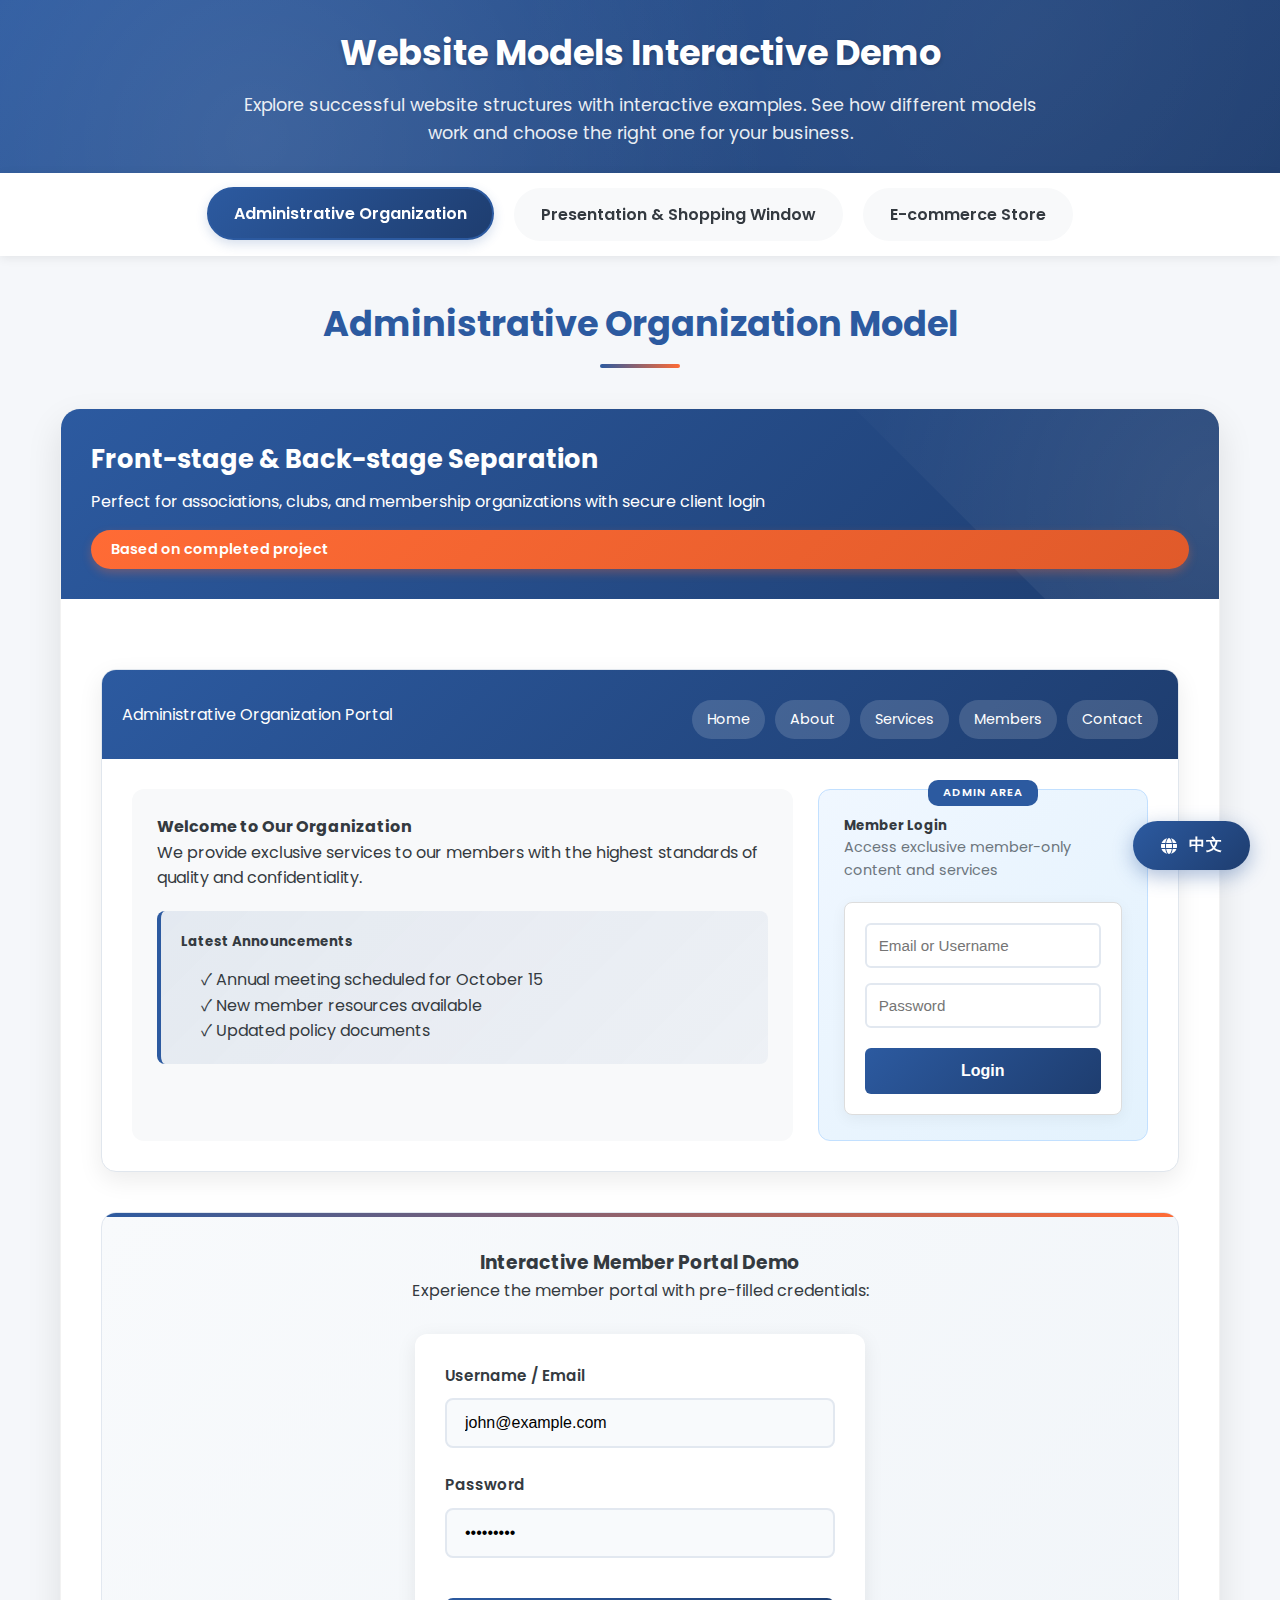
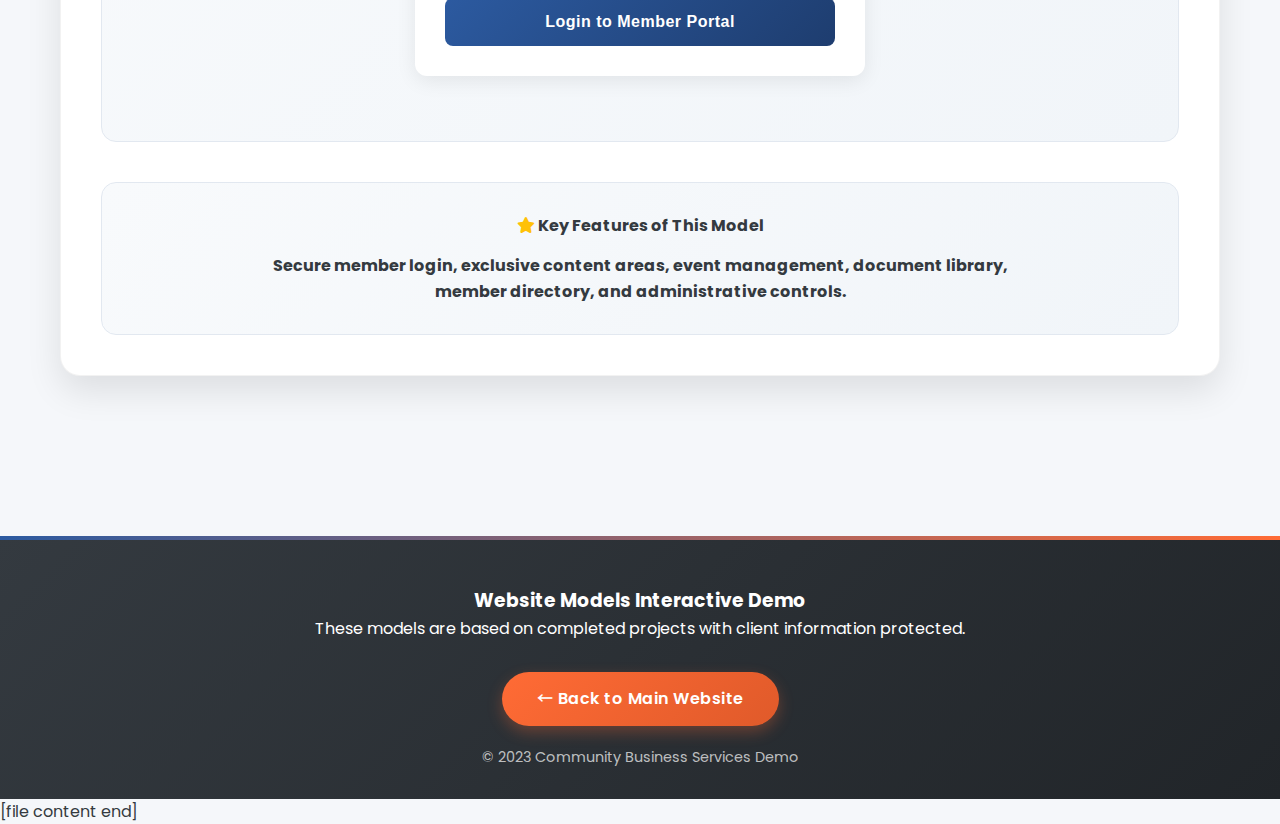
<file: demo.html>
<!DOCTYPE html>
<html lang="en">
<head>
    <meta charset="UTF-8">
    <meta name="viewport" content="width=device-width, initial-scale=1.0">
    <title>Website Models Demo | 网站模型演示</title>
    <link rel="stylesheet" href="https://cdnjs.cloudflare.com/ajax/libs/font-awesome/6.4.0/css/all.min.css">
    <link rel="stylesheet" href="https://fonts.googleapis.com/css2?family=Poppins:wght@300;400;500;600;700&family=Noto+Sans+SC:wght@300;400;500;700&display=swap">
    <style>
        :root {
            --primary: #2c5aa0;
            --secondary: #ff6b35;
            --light: #f8f9fa;
            --dark: #343a40;
            --success: #28a745;
            --gray: #6c757d;
            --warning: #ffc107;
            --purple: #6f42c1;
            --teal: #20c997;
        }
        
        * {
            margin: 0;
            padding: 0;
            box-sizing: border-box;
        }
        
        body {
            background-color: #f5f7fa;
            color: var(--dark);
            font-family: 'Poppins', 'Noto Sans SC', sans-serif;
            line-height: 1.6;
            overflow-x: hidden;
        }
        
        .container {
            width: 100%;
            max-width: 1200px;
            margin: 0 auto;
            padding: 0 20px;
        }
        
        /* Header */
        .demo-header {
            background: linear-gradient(135deg, var(--primary) 0%, #1e3d6f 100%);
            color: white;
            padding: 25px 0;
            text-align: center;
            box-shadow: 0 2px 15px rgba(0, 0, 0, 0.1);
            position: relative;
            overflow: hidden;
        }
        
        .demo-header::before {
            content: '';
            position: absolute;
            top: 0;
            left: 0;
            right: 0;
            bottom: 0;
            background: 
                radial-gradient(circle at 20% 80%, rgba(255, 255, 255, 0.1) 0%, transparent 50%),
                radial-gradient(circle at 80% 20%, rgba(255, 255, 255, 0.05) 0%, transparent 50%);
        }
        
        .demo-header h1 {
            font-size: 2.2rem;
            margin-bottom: 10px;
            position: relative;
            z-index: 1;
            text-shadow: 0 2px 4px rgba(0, 0, 0, 0.2);
        }
        
        .demo-subtitle {
            font-size: 1.1rem;
            opacity: 0.9;
            max-width: 800px;
            margin: 0 auto;
            position: relative;
            z-index: 1;
        }
        
        /* Navigation Tabs */
        .demo-nav {
            background-color: white;
            box-shadow: 0 2px 10px rgba(0, 0, 0, 0.08);
            position: sticky;
            top: 0;
            z-index: 100;
            backdrop-filter: blur(10px);
            background-color: rgba(255, 255, 255, 0.95);
        }
        
        .demo-tabs-container {
            display: flex;
            flex-direction: column;
            gap: 10px;
            padding: 15px 0;
        }
        
        @media (min-width: 768px) {
            .demo-tabs-container {
                flex-direction: row;
                justify-content: center;
                gap: 20px;
            }
        }
        
        .demo-tab {
            padding: 12px 25px;
            background-color: var(--light);
            border-radius: 50px;
            cursor: pointer;
            font-weight: 600;
            text-align: center;
            transition: all 0.4s cubic-bezier(0.4, 0, 0.2, 1);
            border: 2px solid transparent;
            position: relative;
            overflow: hidden;
            min-width: 200px;
        }
        
        .demo-tab::before {
            content: '';
            position: absolute;
            top: 0;
            left: -100%;
            width: 100%;
            height: 100%;
            background: linear-gradient(90deg, transparent, rgba(44, 90, 160, 0.15), transparent);
            transition: left 0.7s;
        }
        
        .demo-tab:hover::before {
            left: 100%;
        }
        
        .demo-tab:hover {
            border-color: var(--primary);
            color: var(--primary);
            transform: translateY(-2px);
            box-shadow: 0 5px 15px rgba(44, 90, 160, 0.1);
        }
        
        .demo-tab.active {
            background: linear-gradient(135deg, var(--primary) 0%, #1e3d6f 100%);
            color: white;
            border-color: var(--primary);
            transform: translateY(-1px);
            box-shadow: 0 4px 12px rgba(44, 90, 160, 0.2);
        }
        
        /* Model Content */
        .model-content {
            padding: 40px 0;
            display: none;
            opacity: 0;
            transform: translateY(20px);
            transition: all 0.5s ease;
        }
        
        .model-content.active {
            display: block;
            opacity: 1;
            transform: translateY(0);
        }
        
        .model-title {
            text-align: center;
            margin-bottom: 40px;
            color: var(--primary);
            font-size: 2.2rem;
            position: relative;
            padding-bottom: 15px;
        }
        
        .model-title::after {
            content: '';
            position: absolute;
            bottom: 0;
            left: 50%;
            transform: translateX(-50%);
            width: 80px;
            height: 4px;
            background: linear-gradient(90deg, var(--primary), var(--secondary));
            border-radius: 2px;
        }
        
        /* Model Card */
        .model-card {
            background-color: white;
            border-radius: 20px;
            overflow: hidden;
            box-shadow: 0 15px 35px rgba(0, 0, 0, 0.1);
            margin-bottom: 40px;
            transition: transform 0.4s cubic-bezier(0.4, 0, 0.2, 1);
            border: 1px solid rgba(0, 0, 0, 0.05);
        }
        
        .model-card:hover {
            transform: translateY(-10px);
            box-shadow: 0 20px 40px rgba(0, 0, 0, 0.15);
        }
        
        .model-card-header {
            background: linear-gradient(135deg, var(--primary) 0%, #1e3d6f 100%);
            color: white;
            padding: 30px;
            position: relative;
            overflow: hidden;
        }
        
        .model-card-header::before {
            content: '';
            position: absolute;
            top: -50%;
            right: -50%;
            width: 100%;
            height: 200%;
            background: radial-gradient(circle, rgba(255, 255, 255, 0.1) 0%, transparent 70%);
            transform: rotate(45deg);
        }
        
        .model-card-title {
            font-size: 1.6rem;
            margin-bottom: 10px;
            position: relative;
            z-index: 1;
        }
        
        .model-badge {
            display: inline-block;
            background: linear-gradient(135deg, var(--secondary) 0%, #e05a2a 100%);
            color: white;
            padding: 8px 20px;
            border-radius: 50px;
            font-size: 0.9rem;
            font-weight: 600;
            margin-top: 15px;
            box-shadow: 0 4px 10px rgba(255, 107, 53, 0.3);
            position: relative;
            z-index: 1;
            border: none;
            cursor: pointer;
            transition: all 0.3s;
        }
        
        .model-badge:hover {
            transform: scale(1.05);
            box-shadow: 0 6px 15px rgba(255, 107, 53, 0.4);
        }
        
        .model-card-body {
            padding: 40px;
        }
        
        /* Website Preview */
        .website-preview {
            border: 1px solid #e0e6ed;
            border-radius: 15px;
            overflow: hidden;
            margin: 30px 0;
            box-shadow: 0 8px 25px rgba(0, 0, 0, 0.08);
            background: white;
            transition: all 0.3s;
        }
        
        .website-preview:hover {
            box-shadow: 0 12px 30px rgba(0, 0, 0, 0.12);
        }
        
        .website-header-preview {
            background: linear-gradient(135deg, var(--primary) 0%, #1e3d6f 100%);
            color: white;
            padding: 20px;
            display: flex;
            justify-content: space-between;
            align-items: center;
            flex-wrap: wrap;
        }
        
        .website-nav-preview {
            display: flex;
            gap: 10px;
            flex-wrap: wrap;
            margin-top: 10px;
        }
        
        .website-nav-preview span {
            background-color: rgba(255, 255, 255, 0.15);
            padding: 8px 15px;
            border-radius: 20px;
            font-size: 0.9rem;
            transition: all 0.3s;
            cursor: pointer;
        }
        
        .website-nav-preview span:hover {
            background-color: rgba(255, 255, 255, 0.25);
            transform: translateY(-2px);
        }
        
        .website-content-preview {
            display: grid;
            grid-template-columns: 1fr;
            gap: 25px;
            padding: 30px;
        }
        
        @media (min-width: 768px) {
            .website-content-preview {
                grid-template-columns: 2fr 1fr;
            }
        }
        
        .main-content-preview, .sidebar-preview {
            background-color: #f8f9fa;
            padding: 25px;
            border-radius: 12px;
            min-height: 350px;
            transition: all 0.3s;
        }
        
        .main-content-preview:hover, .sidebar-preview:hover {
            box-shadow: inset 0 0 0 1px rgba(44, 90, 160, 0.1);
        }
        
        .sidebar-preview.admin {
            background: linear-gradient(135deg, #f0f7ff 0%, #e3f2fd 100%);
            border: 1px solid #c2e0ff;
            position: relative;
        }
        
        .sidebar-preview.admin::before {
            content: 'ADMIN AREA';
            position: absolute;
            top: -10px;
            left: 50%;
            transform: translateX(-50%);
            background: var(--primary);
            color: white;
            padding: 4px 15px;
            border-radius: 10px;
            font-size: 0.7rem;
            font-weight: 600;
            letter-spacing: 1px;
        }
        
        /* Login Demo */
        .login-demo-section {
            background: linear-gradient(135deg, #f8fafc 0%, #f1f5f9 100%);
            border-radius: 15px;
            padding: 35px;
            margin-top: 40px;
            text-align: center;
            border: 1px solid #e2e8f0;
            position: relative;
            overflow: hidden;
        }
        
        .login-demo-section::before {
            content: '';
            position: absolute;
            top: 0;
            left: 0;
            right: 0;
            height: 4px;
            background: linear-gradient(90deg, var(--primary), var(--secondary));
        }
        
        .login-form-demo {
            max-width: 450px;
            margin: 30px auto;
            background: white;
            padding: 30px;
            border-radius: 12px;
            box-shadow: 0 5px 20px rgba(0, 0, 0, 0.08);
        }
        
        .form-group-demo {
            margin-bottom: 25px;
            text-align: left;
        }
        
        .form-label-demo {
            display: block;
            margin-bottom: 10px;
            font-weight: 600;
            color: var(--dark);
            font-size: 0.95rem;
        }
        
        .form-input-demo {
            width: 100%;
            padding: 14px 18px;
            border: 2px solid #e2e8f0;
            border-radius: 8px;
            font-size: 1rem;
            transition: all 0.3s;
            background: #f8fafc;
        }
        
        .form-input-demo:focus {
            border-color: var(--primary);
            outline: none;
            box-shadow: 0 0 0 4px rgba(44, 90, 160, 0.1);
            background: white;
        }
        
        .login-btn-demo {
            background: linear-gradient(135deg, var(--primary) 0%, #1e3d6f 100%);
            color: white;
            border: none;
            padding: 15px 35px;
            border-radius: 8px;
            cursor: pointer;
            font-weight: 600;
            width: 100%;
            transition: all 0.3s;
            margin-top: 15px;
            font-size: 1rem;
            letter-spacing: 0.5px;
        }
        
        .login-btn-demo:hover {
            background: linear-gradient(135deg, #1e3d6f 0%, var(--primary) 100%);
            transform: translateY(-2px);
            box-shadow: 0 8px 20px rgba(44, 90, 160, 0.3);
        }
        
        .login-btn-demo:active {
            transform: translateY(0);
        }
        
        .admin-panel-demo {
            display: none;
            background: white;
            border-radius: 15px;
            padding: 40px;
            margin-top: 40px;
            border: 2px solid var(--success);
            animation: fadeIn 0.6s;
            box-shadow: 0 10px 30px rgba(40, 167, 69, 0.1);
            position: relative;
            overflow: hidden;
        }
        
        .admin-panel-demo::before {
            content: 'DEMO ACTIVE';
            position: absolute;
            top: 15px;
            right: -30px;
            background: var(--success);
            color: white;
            padding: 8px 40px;
            transform: rotate(45deg);
            font-size: 0.8rem;
            font-weight: 600;
            letter-spacing: 1px;
        }
        
        .admin-panel-demo.active {
            display: block;
        }
        
        .admin-features {
            display: grid;
            grid-template-columns: repeat(auto-fit, minmax(180px, 1fr));
            gap: 25px;
            margin-top: 35px;
        }
        
        .admin-feature {
            background: linear-gradient(135deg, #f8fafc 0%, #f1f5f9 100%);
            padding: 25px 20px;
            border-radius: 12px;
            text-align: center;
            border: 1px solid #e2e8f0;
            cursor: pointer;
            transition: all 0.4s cubic-bezier(0.4, 0, 0.2, 1);
            position: relative;
            overflow: hidden;
        }
        
        .admin-feature::before {
            content: '';
            position: absolute;
            top: 0;
            left: -100%;
            width: 100%;
            height: 100%;
            background: linear-gradient(90deg, transparent, rgba(44, 90, 160, 0.1), transparent);
            transition: left 0.7s;
        }
        
        .admin-feature:hover::before {
            left: 100%;
        }
        
        .admin-feature:hover {
            background: linear-gradient(135deg, #f0f7ff 0%, #e3f2fd 100%);
            transform: translateY(-8px) scale(1.03);
            box-shadow: 0 12px 25px rgba(44, 90, 160, 0.15);
            border-color: var(--primary);
        }
        
        .admin-feature i {
            font-size: 2.5rem;
            margin-bottom: 15px;
            background: linear-gradient(135deg, var(--primary), #1e3d6f);
            -webkit-background-clip: text;
            background-clip: text;
            color: transparent;
            transition: all 0.3s;
        }
        
        .admin-feature:hover i {
            transform: scale(1.1);
        }
        
        /* Content Management Demo */
        .content-management-demo {
            background: white;
            border-radius: 15px;
            padding: 35px;
            margin-top: 40px;
            border: 1px solid #e2e8f0;
            box-shadow: 0 8px 25px rgba(0, 0, 0, 0.06);
        }
        
        .content-editor {
            background: linear-gradient(135deg, #f8fafc 0%, #f1f5f9 100%);
            border-radius: 12px;
            padding: 30px;
            margin-bottom: 30px;
            border: 1px solid #e2e8f0;
        }
        
        .editor-toolbar {
            display: flex;
            gap: 10px;
            margin-bottom: 20px;
            flex-wrap: wrap;
            padding-bottom: 20px;
            border-bottom: 1px solid #e2e8f0;
        }
        
        .editor-btn {
            background: white;
            border: 1px solid #ddd;
            padding: 10px 18px;
            border-radius: 8px;
            cursor: pointer;
            font-size: 0.9rem;
            transition: all 0.3s;
            font-weight: 500;
        }
        
        .editor-btn:hover {
            background: var(--primary);
            color: white;
            border-color: var(--primary);
            transform: translateY(-2px);
        }
        
        .editor-content {
            width: 100%;
            min-height: 180px;
            padding: 20px;
            border: 2px solid #e2e8f0;
            border-radius: 8px;
            font-size: 1rem;
            background: white;
            font-family: inherit;
            resize: vertical;
            transition: all 0.3s;
        }
        
        .editor-content:focus {
            border-color: var(--primary);
            outline: none;
            box-shadow: 0 0 0 4px rgba(44, 90, 160, 0.1);
        }
        
        .content-preview {
            background: white;
            border-radius: 12px;
            padding: 30px;
            margin-top: 30px;
            border: 1px solid #e2e8f0;
            transition: all 0.3s;
        }
        
        .content-preview:hover {
            box-shadow: 0 8px 25px rgba(0, 0, 0, 0.08);
        }
        
        .preview-item {
            margin-bottom: 25px;
            padding-bottom: 25px;
            border-bottom: 1px solid #eee;
            transition: all 0.3s;
        }
        
        .preview-item:last-child {
            border-bottom: none;
        }
        
        .preview-item:hover {
            transform: translateX(5px);
        }
        
        /* Interactive Elements */
        .interactive-demo {
            background: linear-gradient(135deg, #667eea 0%, #764ba2 100%);
            color: white;
            padding: 40px;
            border-radius: 20px;
            margin: 40px 0;
            text-align: center;
            position: relative;
            overflow: hidden;
        }
        
        .interactive-demo::before {
            content: '';
            position: absolute;
            top: 0;
            left: 0;
            right: 0;
            bottom: 0;
            background: 
                radial-gradient(circle at 20% 80%, rgba(255, 255, 255, 0.1) 0%, transparent 50%),
                radial-gradient(circle at 80% 20%, rgba(255, 255, 255, 0.05) 0%, transparent 50%);
        }
        
        .interactive-controls {
            display: flex;
            gap: 15px;
            justify-content: center;
            flex-wrap: wrap;
            margin-top: 30px;
            position: relative;
            z-index: 1;
        }
        
        .control-btn {
            background: rgba(255, 255, 255, 0.2);
            border: 2px solid rgba(255, 255, 255, 0.3);
            color: white;
            padding: 12px 25px;
            border-radius: 50px;
            cursor: pointer;
            font-weight: 600;
            transition: all 0.3s;
            backdrop-filter: blur(10px);
        }
        
        .control-btn:hover {
            background: rgba(255, 255, 255, 0.3);
            transform: translateY(-3px);
            box-shadow: 0 8px 20px rgba(0, 0, 0, 0.2);
        }
        
        /* Language Switcher */
        .lang-switcher {
            position: fixed;
            bottom: 30px;
            right: 30px;
            z-index: 1000;
        }
        
        .lang-btn {
            background: linear-gradient(135deg, var(--primary) 0%, #1e3d6f 100%);
            color: white;
            padding: 14px 28px;
            border-radius: 50px;
            cursor: pointer;
            font-weight: 600;
            display: flex;
            align-items: center;
            gap: 12px;
            box-shadow: 0 6px 20px rgba(44, 90, 160, 0.4);
            border: none;
            transition: all 0.4s cubic-bezier(0.4, 0, 0.2, 1);
            font-size: 1rem;
            letter-spacing: 0.5px;
        }
        
        .lang-btn:hover {
            transform: translateY(-5px) scale(1.05);
            box-shadow: 0 12px 30px rgba(44, 90, 160, 0.6);
            background: linear-gradient(135deg, #1e3d6f 0%, var(--primary) 100%);
        }
        
        .lang-btn:active {
            transform: translateY(-2px);
        }
        
        /* Footer */
        .demo-footer {
            background: linear-gradient(135deg, var(--dark) 0%, #212529 100%);
            color: white;
            padding: 50px 0 30px;
            margin-top: 80px;
            text-align: center;
            position: relative;
            overflow: hidden;
        }
        
        .demo-footer::before {
            content: '';
            position: absolute;
            top: 0;
            left: 0;
            right: 0;
            height: 4px;
            background: linear-gradient(90deg, var(--primary), var(--secondary));
        }
        
        .back-btn {
            display: inline-block;
            background: linear-gradient(135deg, var(--secondary) 0%, #e05a2a 100%);
            color: white;
            padding: 14px 35px;
            border-radius: 50px;
            text-decoration: none;
            font-weight: 600;
            margin-top: 30px;
            transition: all 0.4s cubic-bezier(0.4, 0, 0.2, 1);
            border: none;
            cursor: pointer;
            font-size: 1rem;
            letter-spacing: 0.5px;
            box-shadow: 0 6px 15px rgba(255, 107, 53, 0.3);
        }
        
        .back-btn:hover {
            background: linear-gradient(135deg, #e05a2a 0%, var(--secondary) 100%);
            transform: translateY(-5px) scale(1.05);
            box-shadow: 0 12px 25px rgba(255, 107, 53, 0.4);
        }
        
        /* Animation Keyframes */
        @keyframes fadeIn {
            from { 
                opacity: 0; 
                transform: translateY(20px); 
            }
            to { 
                opacity: 1; 
                transform: translateY(0); 
            }
        }
        
        @keyframes slideIn {
            from { 
                opacity: 0; 
                transform: translateX(-30px); 
            }
            to { 
                opacity: 1; 
                transform: translateX(0); 
            }
        }
        
        @keyframes pulse {
            0%, 100% { 
                transform: scale(1); 
            }
            50% { 
                transform: scale(1.05); 
            }
        }
        
        @keyframes float {
            0%, 100% { 
                transform: translateY(0); 
            }
            50% { 
                transform: translateY(-10px); 
            }
        }
        
        /* Enhanced Typography */
        .highlight-text {
            background: linear-gradient(135deg, var(--primary), var(--secondary));
            -webkit-background-clip: text;
            background-clip: text;
            color: transparent;
            font-weight: 700;
        }
        
        /* Stats Display */
        .stats-container {
            display: grid;
            grid-template-columns: repeat(auto-fit, minmax(150px, 1fr));
            gap: 20px;
            margin: 40px 0;
        }
        
        .stat-box {
            background: white;
            padding: 25px;
            border-radius: 12px;
            text-align: center;
            border: 1px solid #e2e8f0;
            transition: all 0.3s;
            position: relative;
            overflow: hidden;
        }
        
        .stat-box::before {
            content: '';
            position: absolute;
            top: 0;
            left: 0;
            width: 100%;
            height: 4px;
            background: linear-gradient(90deg, var(--primary), var(--secondary));
            transform: scaleX(0);
            transition: transform 0.3s;
        }
        
        .stat-box:hover::before {
            transform: scaleX(1);
        }
        
        .stat-box:hover {
            transform: translateY(-5px);
            box-shadow: 0 10px 25px rgba(0, 0, 0, 0.1);
        }
        
        .stat-number {
            font-size: 2.5rem;
            font-weight: 700;
            background: linear-gradient(135deg, var(--primary), var(--secondary));
            -webkit-background-clip: text;
            background-clip: text;
            color: transparent;
            margin-bottom: 10px;
        }
        
        /* Mobile Optimizations */
        @media (max-width: 768px) {
            .demo-header h1 {
                font-size: 1.8rem;
            }
            
            .model-title {
                font-size: 1.8rem;
            }
            
            .model-card-body {
                padding: 25px;
            }
            
            .login-form-demo {
                padding: 20px;
            }
            
            .lang-btn {
                padding: 12px 20px;
                font-size: 0.9rem;
            }
            
            .admin-features {
                grid-template-columns: 1fr;
            }
            
            .interactive-controls {
                flex-direction: column;
                align-items: center;
            }
            
            .control-btn {
                width: 100%;
                max-width: 300px;
            }
        }
        
        /* Dark Mode Support */
        @media (prefers-color-scheme: dark) {
            body {
                background-color: #1a1a1a;
                color: #e0e0e0;
            }
            
            .model-card, 
            .content-management-demo,
            .content-preview,
            .stat-box {
                background-color: #2d2d2d;
                border-color: #404040;
            }
            
            .form-input-demo,
            .editor-content {
                background-color: #2d2d2d;
                border-color: #404040;
                color: #e0e0e0;
            }
            
            .website-preview {
                background-color: #2d2d2d;
            }
            
            .main-content-preview, 
            .sidebar-preview {
                background-color: #333;
            }
        }
    </style>
</head>
<body>
    <!-- Demo Header -->
    <header class="demo-header">
        <div class="container">
            <h1 class="english">Website Models Interactive Demo</h1>
            <h1 class="chinese" style="display: none;">网站模型交互演示</h1>
            <p class="demo-subtitle english">Explore successful website structures with interactive examples. See how different models work and choose the right one for your business.</p>
            <p class="demo-subtitle chinese" style="display: none;">通过交互式示例探索成功的网站结构。了解不同模型的工作原理，为您的业务选择正确的模型。</p>
        </div>
    </header>

    <!-- Navigation Tabs -->
    <div class="demo-nav">
        <div class="container">
            <div class="demo-tabs-container">
                <div class="demo-tab active" data-model="admin-model">
                    <span class="english">Administrative Organization</span>
                    <span class="chinese" style="display: none;">行政组织模型</span>
                </div>
                <div class="demo-tab" data-model="presentation-model">
                    <span class="english">Presentation & Shopping Window</span>
                    <span class="chinese" style="display: none;">展示与购物窗口</span>
                </div>
                <div class="demo-tab" data-model="ecommerce-model">
                    <span class="english">E-commerce Store</span>
                    <span class="chinese" style="display: none;">电商商店模型</span>
                </div>
            </div>
        </div>
    </div>

    <!-- Administrative Organization Model -->
    <section class="model-content active" id="admin-model-content">
        <div class="container">
            <h2 class="model-title english">Administrative Organization Model</h2>
            <h2 class="model-title chinese" style="display: none;">行政组织模型</h2>
            
            <div class="model-card">
                <div class="model-card-header">
                    <h3 class="model-card-title english">Front-stage & Back-stage Separation</h3>
                    <h3 class="model-card-title chinese" style="display: none;">前台与后台分离</h3>
                    <p class="english">Perfect for associations, clubs, and membership organizations with secure client login</p>
                    <p class="chinese" style="display: none;">适合协会、俱乐部和有安全客户登录的会员组织</p>
                    <div class="model-badge english">Based on completed project</div>
                    <div class="model-badge chinese" style="display: none;">基于已完成项目</div>
                </div>
                
                <div class="model-card-body">
                    <div class="website-preview">
                        <div class="website-header-preview">
                            <div class="english">Administrative Organization Portal</div>
                            <div class="chinese" style="display: none;">行政组织门户</div>
                            <div class="website-nav-preview">
                                <span class="english">Home</span>
                                <span class="chinese" style="display: none;">首页</span>
                                <span class="english">About</span>
                                <span class="chinese" style="display: none;">关于</span>
                                <span class="english">Services</span>
                                <span class="chinese" style="display: none;">服务</span>
                                <span class="english">Members</span>
                                <span class="chinese" style="display: none;">会员</span>
                                <span class="english">Contact</span>
                                <span class="chinese" style="display: none;">联系</span>
                            </div>
                        </div>
                        
                        <div class="website-content-preview">
                            <div class="main-content-preview">
                                <h4 class="english">Welcome to Our Organization</h4>
                                <h4 class="chinese" style="display: none;">欢迎来到我们的组织</h4>
                                <p class="english">We provide exclusive services to our members with the highest standards of quality and confidentiality.</p>
                                <p class="chinese" style="display: none;">我们以最高标准的质量和保密性为会员提供独家服务。</p>
                                
                                <div style="margin-top: 20px; padding: 20px; background: linear-gradient(135deg, rgba(44, 90, 160, 0.1) 0%, rgba(44, 90, 160, 0.05) 100%); border-radius: 8px; border-left: 4px solid var(--primary);">
                                    <h5 class="english">Latest Announcements</h5>
                                    <h5 class="chinese" style="display: none;">最新公告</h5>
                                    <ul style="margin-left: 20px; margin-top: 15px; list-style-type: none;">
                                        <li class="english">✓ Annual meeting scheduled for October 15</li>
                                        <li class="chinese" style="display: none;">✓ 年度会议定于10月15日举行</li>
                                        <li class="english">✓ New member resources available</li>
                                        <li class="chinese" style="display: none;">✓ 新会员资源已上线</li>
                                        <li class="english">✓ Updated policy documents</li>
                                        <li class="chinese" style="display: none;">✓ 更新的政策文件</li>
                                    </ul>
                                </div>
                            </div>
                            
                            <div class="sidebar-preview admin">
                                <h5 class="english">Member Login</h5>
                                <h5 class="chinese" style="display: none;">会员登录</h5>
                                <p class="english" style="font-size: 0.9rem; margin-bottom: 20px; color: var(--gray);">Access exclusive member-only content and services</p>
                                <p class="chinese" style="display: none; font-size: 0.9rem; margin-bottom: 20px; color: var(--gray);">访问仅限会员的独家内容和服务</p>
                                
                                <div style="background: white; padding: 20px; border-radius: 8px; border: 1px solid #ddd; box-shadow: 0 4px 15px rgba(0, 0, 0, 0.05);">
                                    <input type="text" placeholder="Email or Username" style="width: 100%; padding: 12px; margin-bottom: 15px; border: 2px solid #e2e8f0; border-radius: 6px; font-size: 0.95rem; transition: all 0.3s;" onfocus="this.style.borderColor='var(--primary)'; this.style.boxShadow='0 0 0 3px rgba(44, 90, 160, 0.1)';" onblur="this.style.borderColor='#e2e8f0'; this.style.boxShadow='none';">
                                    <input type="password" placeholder="Password" style="width: 100%; padding: 12px; margin-bottom: 20px; border: 2px solid #e2e8f0; border-radius: 6px; font-size: 0.95rem; transition: all 0.3s;" onfocus="this.style.borderColor='var(--primary)'; this.style.boxShadow='0 0 0 3px rgba(44, 90, 160, 0.1)';" onblur="this.style.borderColor='#e2e8f0'; this.style.boxShadow='none';">
                                    <button style="width: 100%; padding: 14px; background: linear-gradient(135deg, var(--primary) 0%, #1e3d6f 100%); color: white; border: none; border-radius: 6px; cursor: pointer; font-weight: 600; font-size: 1rem; transition: all 0.3s;" 
                                            onmouseover="this.style.transform='translateY(-2px)'; this.style.boxShadow='0 6px 20px rgba(44, 90, 160, 0.3)';" 
                                            onmouseout="this.style.transform='translateY(0)'; this.style.boxShadow='none';">Login</button>
                                </div>
                            </div>
                        </div>
                    </div>
                    
                    <div class="login-demo-section">
                        <h3 class="english">Interactive Member Portal Demo</h3>
                        <h3 class="chinese" style="display: none;">交互式会员门户演示</h3>
                        <p class="english">Experience the member portal with pre-filled credentials:</p>
                        <p class="chinese" style="display: none;">使用预填凭证体验会员门户：</p>
                        
                        <div class="login-form-demo">
                            <div class="form-group-demo">
                                <label for="demo-username" class="form-label-demo english">Username / Email</label>
                                <label for="demo-username" class="form-label-demo chinese" style="display: none;">用户名 / 邮箱</label>
                                <input type="text" id="demo-username" class="form-input-demo" value="john@example.com">
                            </div>
                            
                            <div class="form-group-demo">
                                <label for="demo-password" class="form-label-demo english">Password</label>
                                <label for="demo-password" class="form-label-demo chinese" style="display: none;">密码</label>
                                <input type="password" id="demo-password" class="form-input-demo" value="Legal123!">
                            </div>
                            
                            <button class="login-btn-demo" id="demo-login-btn">
                                <span class="english">Login to Member Portal</span>
                                <span class="chinese" style="display: none;">登录会员门户</span>
                            </button>
                        </div>
                        
                        <div class="admin-panel-demo" id="admin-panel-demo">
                            <h3 class="english"><i class="fas fa-user-shield"></i> Welcome to the Member Portal</h3>
                            <h3 class="chinese" style="display: none;"><i class="fas fa-user-shield"></i> 欢迎来到会员门户</h3>
                            
                            <p class="english">You have successfully accessed the exclusive member area. Here you can manage your account, access resources, and connect with other members.</p>
                            <p class="chinese" style="display: none;">您已成功访问专属会员区域。在这里，您可以管理账户、访问资源并与其他会员联系。</p>
                            
                            <div class="stats-container">
                                <div class="stat-box">
                                    <div class="stat-number">142</div>
                                    <div class="english">Active Members</div>
                                    <div class="chinese" style="display: none;">活跃会员</div>
                                </div>
                                <div class="stat-box">
                                    <div class="stat-number">8</div>
                                    <div class="english">New This Month</div>
                                    <div class="chinese" style="display: none;">本月新增</div>
                                </div>
                                <div class="stat-box">
                                    <div class="stat-number">95%</div>
                                    <div class="english">Satisfaction Rate</div>
                                    <div class="chinese" style="display: none;">满意率</div>
                                </div>
                            </div>
                            
                            <div class="admin-features">
                                <div class="admin-feature" data-feature="documents">
                                    <i class="fas fa-file-alt"></i>
                                    <h4 class="english">Documents</h4>
                                    <h4 class="chinese" style="display: none;">文档</h4>
                                    <p class="english" style="font-size: 0.9rem;">Access exclusive resources</p>
                                    <p class="chinese" style="display: none; font-size: 0.9rem;">访问独家资源</p>
                                </div>
                                
                                <div class="admin-feature" data-feature="events">
                                    <i class="fas fa-calendar-alt"></i>
                                    <h4 class="english">Events</h4>
                                    <h4 class="chinese" style="display: none;">活动</h4>
                                    <p class="english" style="font-size: 0.9rem;">View and register for events</p>
                                    <p class="chinese" style="display: none; font-size: 0.9rem;">查看和注册活动</p>
                                </div>
                                
                                <div class="admin-feature" data-feature="directory">
                                    <i class="fas fa-users"></i>
                                    <h4 class="english">Directory</h4>
                                    <h4 class="chinese" style="display: none;">目录</h4>
                                    <p class="english" style="font-size: 0.9rem;">Connect with other members</p>
                                    <p class="chinese" style="display: none; font-size: 0.9rem;">与其他会员联系</p>
                                </div>
                                
                                <div class="admin-feature" data-feature="reports">
                                    <i class="fas fa-chart-line"></i>
                                    <h4 class="english">Reports</h4>
                                    <h4 class="chinese" style="display: none;">报告</h4>
                                    <p class="english" style="font-size: 0.9rem;">View usage statistics</p>
                                    <p class="chinese" style="display: none; font-size: 0.9rem;">查看使用统计</p>
                                </div>
                            </div>
                            
                            <div class="interactive-demo" style="margin-top: 40px;">
                                <h4 class="english"><i class="fas fa-cogs"></i> Interactive Dashboard Controls</h4>
                                <h4 class="chinese" style="display: none;"><i class="fas fa-cogs"></i> 交互式仪表板控制</h4>
                                <p class="english">Try these interactive controls to see how the admin dashboard responds:</p>
                                <p class="chinese" style="display: none;">尝试这些交互式控件，查看管理仪表板如何响应：</p>
                                
                                <div class="interactive-controls">
                                    <button class="control-btn" data-action="refresh">
                                        <i class="fas fa-sync-alt"></i>
                                        <span class="english">Refresh Data</span>
                                        <span class="chinese" style="display: none;">刷新数据</span>
                                    </button>
                                    <button class="control-btn" data-action="notify">
                                        <i class="fas fa-bell"></i>
                                        <span class="english">Send Notification</span>
                                        <span class="chinese" style="display: none;">发送通知</span>
                                    </button>
                                    <button class="control-btn" data-action="export">
                                        <i class="fas fa-download"></i>
                                        <span class="english">Export Report</span>
                                        <span class="chinese" style="display: none;">导出报告</span>
                                    </button>
                                </div>
                                
                                <div id="demo-response" style="margin-top: 25px; padding: 20px; background: rgba(255, 255, 255, 0.1); border-radius: 8px; display: none;">
                                    <p id="response-text"></p>
                                </div>
                            </div>
                            
                            <div style="text-align: center; margin-top: 40px;">
                                <button class="login-btn-demo" id="logout-demo-btn" style="background: linear-gradient(135deg, var(--gray) 0%, #5a6268 100%); max-width: 250px; margin: 0 auto;">
                                    <i class="fas fa-sign-out-alt"></i>
                                    <span class="english">Logout</span>
                                    <span class="chinese" style="display: none;">退出登录</span>
                                </button>
                            </div>
                        </div>
                    </div>
                    
                    <div style="text-align: center; margin-top: 40px; padding: 30px; background: linear-gradient(135deg, #f8fafc 0%, #f1f5f9 100%); border-radius: 15px; border: 1px solid #e2e8f0;">
                        <h4 class="english"><i class="fas fa-star" style="color: var(--warning);"></i> Key Features of This Model</h4>
                        <h4 class="chinese" style="display: none;"><i class="fas fa-star" style="color: var(--warning);"></i> 此模型的关键功能</h4>
                        <p class="english" style="margin-top: 15px; max-width: 800px; margin-left: auto; margin-right: auto;"><strong>Secure member login, exclusive content areas, event management, document library, member directory, and administrative controls.</strong></p>
                        <p class="chinese" style="display: none; margin-top: 15px; max-width: 800px; margin-left: auto; margin-right: auto;"><strong>安全会员登录、独家内容区域、活动管理、文档库、会员目录和管理控制。</strong></p>
                    </div>
                </div>
            </div>
        </div>
    </section>

    <!-- Presentation & Shopping Window Model -->
    <section class="model-content" id="presentation-model-content">
        <div class="container">
            <h2 class="model-title english">Presentation & Shopping Window Model</h2>
            <h2 class="model-title chinese" style="display: none;">展示与购物窗口模型</h2>
            
            <div class="model-card">
                <div class="model-card-header">
                    <h3 class="model-card-title english">Self-Managed Content Platform</h3>
                    <h3 class="model-card-title chinese" style="display: none;">自主管理内容平台</h3>
                    <p class="english">Update content easily without technical skills - like your own Facebook or Instagram</p>
                    <p class="chinese" style="display: none;">无需技术技能轻松更新内容 - 就像您自己的Facebook或Instagram</p>
                    <div class="model-badge english">Ideal for businesses with frequent updates</div>
                    <div class="model-badge chinese" style="display: none;">适合需要频繁更新的企业</div>
                </div>
                
                <div class="model-card-body">
                    <div class="website-preview">
                        <div class="website-header-preview">
                            <div class="english">Creative Business Showcase</div>
                            <div class="chinese" style="display: none;">创意商业展示</div>
                            <div class="website-nav-preview">
                                <span class="english">Home</span>
                                <span class="chinese" style="display: none;">首页</span>
                                <span class="english">Gallery</span>
                                <span class="chinese" style="display: none;">画廊</span>
                                <span class="english">Products</span>
                                <span class="chinese" style="display: none;">产品</span>
                                <span class="english">Blog</span>
                                <span class="chinese" style="display: none;">博客</span>
                                <span class="english">Admin</span>
                                <span class="chinese" style="display: none;">管理</span>
                            </div>
                        </div>
                        
                        <div class="website-content-preview">
                            <div class="main-content-preview">
                                <h4 class="english">Featured Content</h4>
                                <h4 class="chinese" style="display: none;">特色内容</h4>
                                
                                <div style="display: grid; grid-template-columns: repeat(auto-fill, minmax(200px, 1fr)); gap: 20px; margin-top: 25px;">
                                    <div style="background: white; border: 1px solid #e2e8f0; border-radius: 10px; padding: 20px; text-align: center; transition: all 0.3s; cursor: pointer;"
                                         onmouseover="this.style.transform='translateY(-5px)'; this.style.boxShadow='0 10px 25px rgba(0,0,0,0.1)';"
                                         onmouseout="this.style.transform='translateY(0)'; this.style.boxShadow='none';">
                                        <div style="height: 140px; background: linear-gradient(135deg, #f0f4f8 0%, #e2e8f0 100%); border-radius: 8px; margin-bottom: 15px; display: flex; align-items: center; justify-content: center; color: var(--gray); font-size: 0.9rem;" class="english">Product Image</div>
                                        <div style="height: 140px; background: linear-gradient(135deg, #f0f4f8 0%, #e2e8f0 100%); border-radius: 8px; margin-bottom: 15px; display: flex; align-items: center; justify-content: center; color: var(--gray); font-size: 0.9rem;" class="chinese" style="display: none;">产品图片</div>
                                        <h5 class="english">Artisan Craft</h5>
                                        <h5 class="chinese" style="display: none;">手工制品</h5>
                                        <p style="color: var(--secondary); font-weight: 700; font-size: 1.2rem; margin: 10px 0;">$45.99</p>
                                        <button style="padding: 10px 20px; background: linear-gradient(135deg, var(--primary) 0%, #1e3d6f 100%); color: white; border: none; border-radius: 6px; margin-top: 12px; cursor: pointer; font-weight: 600; width: 100%; transition: all 0.3s;"
                                                onmouseover="this.style.transform='translateY(-2px)'; this.style.boxShadow='0 6px 15px rgba(44,90,160,0.3)';"
                                                onmouseout="this.style.transform='translateY(0)'; this.style.boxShadow='none';">View Details</button>
                                    </div>
                                    
                                    <div style="background: white; border: 1px solid #e2e8f0; border-radius: 10px; padding: 20px; text-align: center; transition: all 0.3s; cursor: pointer;"
                                         onmouseover="this.style.transform='translateY(-5px)'; this.style.boxShadow='0 10px 25px rgba(0,0,0,0.1)';"
                                         onmouseout="this.style.transform='translateY(0)'; this.style.boxShadow='none';">
                                        <div style="height: 140px; background: linear-gradient(135deg, #f0f4f8 0%, #e2e8f0 100%); border-radius: 8px; margin-bottom: 15px; display: flex; align-items: center; justify-content: center; color: var(--gray); font-size: 0.9rem;" class="english">Event Photo</div>
                                        <div style="height: 140px; background: linear-gradient(135deg, #f0f4f8 0%, #e2e8f0 100%); border-radius: 8px; margin-bottom: 15px; display: flex; align-items: center; justify-content: center; color: var(--gray); font-size: 0.9rem;" class="chinese" style="display: none;">活动照片</div>
                                        <h5 class="english">Workshop Event</h5>
                                        <h5 class="chinese" style="display: none;">研讨会活动</h5>
                                        <p style="color: var(--gray); font-size: 0.95rem; margin: 10px 0;">Join us this Saturday!</p>
                                        <button style="padding: 10px 20px; background: linear-gradient(135deg, var(--primary) 0%, #1e3d6f 100%); color: white; border: none; border-radius: 6px; margin-top: 12px; cursor: pointer; font-weight: 600; width: 100%; transition: all 0.3s;"
                                                onmouseover="this.style.transform='translateY(-2px)'; this.style.boxShadow='0 6px 15px rgba(44,90,160,0.3)';"
                                                onmouseout="this.style.transform='translateY(0)'; this.style.boxShadow='none';">Learn More</button>
                                    </div>
                                </div>
                            </div>
                            
                            <div class="sidebar-preview">
                                <h5 class="english">Recent Updates</h5>
                                <h5 class="chinese" style="display: none;">最近更新</h5>
                                
                                <div style="margin-top: 20px;">
                                    <div style="padding: 18px; background: white; border-radius: 10px; margin-bottom: 15px; border-left: 4px solid var(--secondary); transition: all 0.3s; cursor: pointer;"
                                         onmouseover="this.style.transform='translateX(5px)'; this.style.boxShadow='0 5px 15px rgba(0,0,0,0.08)';"
                                         onmouseout="this.style.transform='translateX(0)'; this.style.boxShadow='none';">
                                        <div style="font-weight: 700; font-size: 1rem; color: var(--dark);" class="english">New Collection Launch</div>
                                        <div style="font-weight: 700; font-size: 1rem; color: var(--dark);" class="chinese" style="display: none;">新系列发布</div>
                                        <div style="font-size: 0.85rem; color: var(--gray); margin-top: 5px;" class="english">Posted 2 days ago • 42 likes</div>
                                        <div style="font-size: 0.85rem; color: var(--gray); margin-top: 5px;" class="chinese" style="display: none;">发布于2天前 • 42个赞</div>
                                    </div>
                                    
                                    <div style="padding: 18px; background: white; border-radius: 10px; margin-bottom: 15px; border-left: 4px solid var(--success); transition: all 0.3s; cursor: pointer;"
                                         onmouseover="this.style.transform='translateX(5px)'; this.style.boxShadow='0 5px 15px rgba(0,0,0,0.08)';"
                                         onmouseout="this.style.transform='translateX(0)'; this.style.boxShadow='none';">
                                        <div style="font-weight: 700; font-size: 1rem; color: var(--dark);" class="english">Upcoming Workshop</div>
                                        <div style="font-weight: 700; font-size: 1rem; color: var(--dark);" class="chinese" style="display: none;">即将举行的研讨会</div>
                                        <div style="font-size: 0.85rem; color: var(--gray); margin-top: 5px;" class="english">Posted 5 days ago • 28 registrations</div>
                                        <div style="font-size: 0.85rem; color: var(--gray); margin-top: 5px;" class="chinese" style="display: none;">发布于5天前 • 28人注册</div>
                                    </div>
                                    
                                    <div style="padding: 18px; background: white; border-radius: 10px; margin-bottom: 15px; border-left: 4px solid var(--primary); transition: all 0.3s; cursor: pointer;"
                                         onmouseover="this.style.transform='translateX(5px)'; this.style.boxShadow='0 5px 15px rgba(0,0,0,0.08)';"
                                         onmouseout="this.style.transform='translateX(0)'; this.style.boxShadow='none';">
                                        <div style="font-weight: 700; font-size: 1rem; color: var(--dark);" class="english">Customer Spotlight</div>
                                        <div style="font-weight: 700; font-size: 1rem; color: var(--dark);" class="chinese" style="display: none;">客户聚焦</div>
                                        <div style="font-size: 0.85rem; color: var(--gray); margin-top: 5px;" class="english">Posted 1 week ago • 56 views</div>
                                        <div style="font-size: 0.85rem; color: var(--gray); margin-top: 5px;" class="chinese" style="display: none;">发布于1周前 • 56次查看</div>
                                    </div>
                                </div>
                            </div>
                        </div>
                    </div>
                    
                    <div class="content-management-demo">
                        <h3 class="english">Content Management System Demo</h3>
                        <h3 class="chinese" style="display: none;">内容管理系统演示</h3>
                        <p class="english">Try updating content in real-time (simulated):</p>
                        <p class="chinese" style="display: none;">尝试实时更新内容（模拟）：</p>
                        
                        <div class="content-editor">
                            <h4 class="english">Create New Content</h4>
                            <h4 class="chinese" style="display: none;">创建新内容</h4>
                            
                            <div class="editor-toolbar">
                                <button class="editor-btn english" data-format="image"><i class="fas fa-image"></i> Add Image</button>
                                <button class="editor-btn chinese" style="display: none;" data-format="image"><i class="fas fa-image"></i> 添加图片</button>
                                <button class="editor-btn english" data-format="bold"><i class="fas fa-bold"></i> Bold</button>
                                <button class="editor-btn chinese" style="display: none;" data-format="bold"><i class="fas fa-bold"></i> 加粗</button>
                                <button class="editor-btn english" data-format="italic"><i class="fas fa-italic"></i> Italic</button>
                                <button class="editor-btn chinese" style="display: none;" data-format="italic"><i class="fas fa-italic"></i> 斜体</button>
                                <button class="editor-btn english" data-format="link"><i class="fas fa-link"></i> Link</button>
                                <button class="editor-btn chinese" style="display: none;" data-format="link"><i class="fas fa-link"></i> 链接</button>
                                <button class="editor-btn english" data-format="list"><i class="fas fa-list-ul"></i> List</button>
                                <button class="editor-btn chinese" style="display: none;" data-format="list"><i class="fas fa-list-ul"></i> 列表</button>
                            </div>
                            
                            <textarea class="editor-content" id="editor-content" placeholder="Type your content here...">Exciting News! We're launching our new product line next week. Stay tuned for special offers and early bird discounts!</textarea>
                            
                            <div style="display: flex; justify-content: space-between; align-items: center; margin-top: 20px; flex-wrap: wrap; gap: 15px;">
                                <div style="display: flex; gap: 10px; align-items: center;">
                                    <div style="font-size: 0.9rem; color: var(--gray);" class="english">Word count: <span id="wordCount">0</span></div>
                                    <div style="font-size: 0.9rem; color: var(--gray);" class="chinese" style="display: none;">字数统计: <span id="wordCount">0</span></div>
                                </div>
                                
                                <div style="display: flex; gap: 15px;">
                                    <select style="padding: 12px 20px; border: 2px solid #e2e8f0; border-radius: 8px; background: white; font-size: 0.95rem; transition: all 0.3s;"
                                            onfocus="this.style.borderColor='var(--primary)';" 
                                            onblur="this.style.borderColor='#e2e8f0';">
                                        <option class="english">Publish Now</option>
                                        <option class="chinese" style="display: none;">立即发布</option>
                                        <option class="english">Schedule</option>
                                        <option class="chinese" style="display: none;">定时发布</option>
                                        <option class="english">Save Draft</option>
                                        <option class="chinese" style="display: none;">保存草稿</option>
                                    </select>
                                    
                                    <button id="publish-btn" style="padding: 12px 35px; background: linear-gradient(135deg, var(--primary) 0%, #1e3d6f 100%); color: white; border: none; border-radius: 8px; cursor: pointer; font-weight: 600; font-size: 1rem; transition: all 0.3s;"
                                            onmouseover="this.style.transform='translateY(-2px)'; this.style.boxShadow='0 8px 20px rgba(44,90,160,0.3)';"
                                            onmouseout="this.style.transform='translateY(0)'; this.style.boxShadow='none';">
                                        <i class="fas fa-paper-plane"></i>
                                        <span class="english">Publish Content</span>
                                        <span class="chinese" style="display: none;">发布内容</span>
                                    </button>
                                </div>
                            </div>
                        </div>
                        
                        <div class="content-preview">
                            <h4 class="english">Content Preview</h4>
                            <h4 class="chinese" style="display: none;">内容预览</h4>
                            
                            <div class="preview-item" id="preview-item-demo">
                                <div style="display: flex; align-items: center; gap: 15px; margin-bottom: 15px;">
                                    <div style="width: 50px; height: 50px; background: linear-gradient(135deg, var(--primary) 0%, #1e3d6f 100%); border-radius: 50%; display: flex; align-items: center; justify-content: center; color: white; font-weight: 700;">CB</div>
                                    <div>
                                        <div style="font-weight: 700; color: var(--dark);" class="english">Business Account</div>
                                        <div style="font-weight: 700; color: var(--dark);" class="chinese" style="display: none;">商业账户</div>
                                        <div style="font-size: 0.85rem; color: var(--gray);" class="english">Posted just now • <span id="likeCount">0</span> likes</div>
                                        <div style="font-size: 0.85rem; color: var(--gray);" class="chinese" style="display: none;">刚刚发布 • <span id="likeCount">0</span> 个赞</div>
                                    </div>
                                    <button style="margin-left: auto; padding: 8px 15px; background: #f8f9fa; border: 1px solid #ddd; border-radius: 6px; cursor: pointer; font-size: 0.9rem; transition: all 0.3s;"
                                            onmouseover="this.style.backgroundColor='#e9ecef';"
                                            onmouseout="this.style.backgroundColor='#f8f9fa';"
                                            onclick="document.getElementById('likeCount').textContent = parseInt(document.getElementById('likeCount').textContent) + 1;">
                                        <i class="fas fa-heart" style="color: #dc3545;"></i>
                                        <span class="english"> Like</span>
                                        <span class="chinese" style="display: none;"> 点赞</span>
                                    </button>
                                </div>
                                <p id="content-preview-text" style="font-size: 1.05rem; line-height: 1.7;">Exciting News! We're launching our new product line next week. Stay tuned for special offers and early bird discounts!</p>
                            </div>
                        </div>
                    </div>
                    
                    <div class="interactive-demo" style="background: linear-gradient(135deg, var(--teal) 0%, #17a2b8 100%);">
                        <h4 class="english"><i class="fas fa-chart-line"></i> Performance Analytics Dashboard</h4>
                        <h4 class="chinese" style="display: none;"><i class="fas fa-chart-line"></i> 性能分析仪表板</h4>
                        <p class="english">See how your content performs with our built-in analytics:</p>
                        <p class="chinese" style="display: none;">通过我们内置的分析功能查看您的内容表现：</p>
                        
                        <div class="stats-container">
                            <div class="stat-box" style="background: rgba(255, 255, 255, 0.1); border: 1px solid rgba(255, 255, 255, 0.2); color: white;">
                                <div class="stat-number" style="color: white;">1,248</div>
                                <div class="english">Total Views</div>
                                <div class="chinese" style="display: none;">总浏览量</div>
                            </div>
                            <div class="stat-box" style="background: rgba(255, 255, 255, 0.1); border: 1px solid rgba(255, 255, 255, 0.2); color: white;">
                                <div class="stat-number" style="color: white;">86</div>
                                <div class="english">Engagements</div>
                                <div class="chinese" style="display: none;">互动数</div>
                            </div>
                            <div class="stat-box" style="background: rgba(255, 255, 255, 0.1); border: 1px solid rgba(255, 255, 255, 0.2); color: white;">
                                <div class="stat-number" style="color: white;">24.7%</div>
                                <div class="english">Growth</div>
                                <div class="chinese" style="display: none;">增长率</div>
                            </div>
                        </div>
                        
                        <div class="interactive-controls">
                            <button class="control-btn" data-action="refresh-analytics">
                                <i class="fas fa-sync-alt"></i>
                                <span class="english">Refresh Analytics</span>
                                <span class="chinese" style="display: none;">刷新分析</span>
                            </button>
                            <button class="control-btn" data-action="generate-report">
                                <i class="fas fa-file-pdf"></i>
                                <span class="english">Generate Report</span>
                                <span class="chinese" style="display: none;">生成报告</span>
                            </button>
                        </div>
                    </div>
                    
                    <div style="text-align: center; margin-top: 40px; padding: 30px; background: linear-gradient(135deg, #f8fafc 0%, #f1f5f9 100%); border-radius: 15px; border: 1px solid #e2e8f0;">
                        <h4 class="english"><i class="fas fa-star" style="color: var(--warning);"></i> Key Features of This Model</h4>
                        <h4 class="chinese" style="display: none;"><i class="fas fa-star" style="color: var(--warning);"></i> 此模型的关键功能</h4>
                        <p class="english" style="margin-top: 15px; max-width: 800px; margin-left: auto; margin-right: auto;"><strong>Easy content updates, visual gallery, product showcase, blog/news section, social media integration, analytics dashboard, and real-time preview.</strong></p>
                        <p class="chinese" style="display: none; margin-top: 15px; max-width: 800px; margin-left: auto; margin-right: auto;"><strong>轻松内容更新、视觉画廊、产品展示、博客/新闻部分、社交媒体集成、分析仪表板和实时预览。</strong></p>
                    </div>
                </div>
            </div>
        </div>
    </section>

    <!-- E-commerce Store Model -->
    <section class="model-content" id="ecommerce-model-content">
        <div class="container">
            <h2 class="model-title english">E-commerce Store Model</h2>
            <h2 class="model-title chinese" style="display: none;">电商商店模型</h2>
            
            <div class="model-card">
                <div class="model-card-header">
                    <h3 class="model-card-title english">Complete Online Shopping Solution</h3>
                    <h3 class="model-card-title chinese" style="display: none;">完整的在线购物解决方案</h3>
                    <p class="english">Everything you need to sell products online with secure payment processing</p>
                    <p class="chinese" style="display: none;">在线销售产品所需的一切，包括安全支付处理</p>
                    <div class="model-badge english">Starting at $2,000</div>
                    <div class="model-badge chinese" style="display: none;">起步价$2,000</div>
                </div>
                
                <div class="model-card-body">
                    <div class="website-preview">
                        <div class="website-header-preview">
                            <div class="english">Local Artisan Marketplace</div>
                            <div class="chinese" style="display: none;">本地手工艺品市场</div>
                            <div class="website-nav-preview">
                                <span class="english">Shop</span>
                                <span class="chinese" style="display: none;">商店</span>
                                <span class="english">Categories</span>
                                <span class="chinese" style="display: none;">分类</span>
                                <span class="english">Cart (<span id="cart-count-preview">3</span>)</span>
                                <span class="chinese" style="display: none;">购物车 (<span id="cart-count-preview">3</span>)</span>
                                <span class="english">Account</span>
                                <span class="chinese" style="display: none;">账户</span>
                            </div>
                        </div>
                        
                        <div class="website-content-preview">
                            <div class="main-content-preview">
                                <h4 class="english">Featured Products</h4>
                                <h4 class="chinese" style="display: none;">特色产品</h4>
                                
                                <div style="display: grid; grid-template-columns: repeat(auto-fill, minmax(200px, 1fr)); gap: 20px; margin-top: 25px;">
                                    <div style="background: white; border: 1px solid #e2e8f0; border-radius: 12px; padding: 20px; text-align: center; position: relative; transition: all 0.4s; cursor: pointer;"
                                         onmouseover="this.style.transform='translateY(-8px)'; this.style.boxShadow='0 15px 35px rgba(0,0,0,0.1)';"
                                         onmouseout="this.style.transform='translateY(0)'; this.style.boxShadow='none';">
                                        <div style="position: absolute; top: 15px; left: 15px; background: linear-gradient(135deg, var(--secondary) 0%, #e05a2a 100%); color: white; padding: 6px 15px; border-radius: 20px; font-size: 0.8rem; font-weight: 700; box-shadow: 0 4px 10px rgba(255, 107, 53, 0.3);">NEW</div>
                                        <div style="height: 150px; background: linear-gradient(135deg, #f8f9fa 0%, #e9ecef 100%); border-radius: 10px; margin-bottom: 20px; display: flex; align-items: center; justify-content: center; color: var(--gray); font-size: 0.9rem; overflow: hidden;">
                                            <div style="width: 100%; height: 100%; display: flex; align-items: center; justify-content: center; background: repeating-linear-gradient(45deg, #f0f0f0, #f0f0f0 10px, #e8e8e8 10px, #e8e8e8 20px);" class="english">Product Image</div>
                                            <div style="width: 100%; height: 100%; display: flex; align-items: center; justify-content: center; background: repeating-linear-gradient(45deg, #f0f0f0, #f0f0f0 10px, #e8e8e8 10px, #e8e8e8 20px);" class="chinese" style="display: none;">产品图片</div>
                                        </div>
                                        <h5 class="english" style="font-size: 1.1rem; margin-bottom: 10px;">Handmade Ceramic Mug</h5>
                                        <h5 class="chinese" style="display: none; font-size: 1.1rem; margin-bottom: 10px;">手工陶瓷杯</h5>
                                        <div style="display: flex; justify-content: center; align-items: center; gap: 10px; margin-bottom: 15px;">
                                            <p style="color: var(--secondary); font-weight: 800; font-size: 1.3rem;">$24.99</p>
                                            <p style="color: var(--gray); text-decoration: line-through; font-size: 0.9rem;">$29.99</p>
                                            <span style="background: #28a745; color: white; padding: 3px 8px; border-radius: 4px; font-size: 0.8rem; font-weight: 700;">SAVE 17%</span>
                                        </div>
                                        <button class="add-to-cart-btn" data-product="ceramic-mug" data-price="24.99" 
                                                style="padding: 12px 20px; background: linear-gradient(135deg, var(--primary) 0%, #1e3d6f 100%); color: white; border: none; border-radius: 8px; margin-top: 10px; cursor: pointer; font-weight: 700; width: 100%; transition: all 0.3s; font-size: 1rem;"
                                                onmouseover="this.style.transform='translateY(-2px)'; this.style.boxShadow='0 8px 20px rgba(44,90,160,0.4)';"
                                                onmouseout="this.style.transform='translateY(0)'; this.style.boxShadow='none';">
                                            <i class="fas fa-shopping-cart"></i>
                                            <span class="english"> Add to Cart</span>
                                            <span class="chinese" style="display: none;"> 添加到购物车</span>
                                        </button>
                                    </div>
                                    
                                    <div style="background: white; border: 1px solid #e2e8f0; border-radius: 12px; padding: 20px; text-align: center; position: relative; transition: all 0.4s; cursor: pointer;"
                                         onmouseover="this.style.transform='translateY(-8px)'; this.style.boxShadow='0 15px 35px rgba(0,0,0,0.1)';"
                                         onmouseout="this.style.transform='translateY(0)'; this.style.boxShadow='none';">
                                        <div style="position: absolute; top: 15px; left: 15px; background: linear-gradient(135deg, #28a745 0%, #1e7e34 100%); color: white; padding: 6px 15px; border-radius: 20px; font-size: 0.8rem; font-weight: 700; box-shadow: 0 4px 10px rgba(40, 167, 69, 0.3);">BESTSELLER</div>
                                        <div style="height: 150px; background: linear-gradient(135deg, #f8f9fa 0%, #e9ecef 100%); border-radius: 10px; margin-bottom: 20px; display: flex; align-items: center; justify-content: center; color: var(--gray); font-size: 0.9rem; overflow: hidden;">
                                            <div style="width: 100%; height: 100%; display: flex; align-items: center; justify-content: center; background: repeating-linear-gradient(45deg, #f0f0f0, #f0f0f0 10px, #e8e8e8 10px, #e8e8e8 20px);" class="english">Product Image</div>
                                            <div style="width: 100%; height: 100%; display: flex; align-items: center; justify-content: center; background: repeating-linear-gradient(45deg, #f0f0f0, #f0f0f0 10px, #e8e8e8 10px, #e8e8e8 20px);" class="chinese" style="display: none;">产品图片</div>
                                        </div>
                                        <h5 class="english" style="font-size: 1.1rem; margin-bottom: 10px;">Artisan Wooden Bowl</h5>
                                        <h5 class="chinese" style="display: none; font-size: 1.1rem; margin-bottom: 10px;">手工木碗</h5>
                                        <p style="color: var(--secondary); font-weight: 800; font-size: 1.3rem; margin-bottom: 15px;">$34.99</p>
                                        <button class="add-to-cart-btn" data-product="wooden-bowl" data-price="34.99"
                                                style="padding: 12px 20px; background: linear-gradient(135deg, var(--primary) 0%, #1e3d6f 100%); color: white; border: none; border-radius: 8px; margin-top: 10px; cursor: pointer; font-weight: 700; width: 100%; transition: all 0.3s; font-size: 1rem;"
                                                onmouseover="this.style.transform='translateY(-2px)'; this.style.boxShadow='0 8px 20px rgba(44,90,160,0.4)';"
                                                onmouseout="this.style.transform='translateY(0)'; this.style.boxShadow='none';">
                                            <i class="fas fa-shopping-cart"></i>
                                            <span class="english"> Add to Cart</span>
                                            <span class="chinese" style="display: none;"> 添加到购物车</span>
                                        </button>
                                    </div>
                                    
                                    <div style="background: white; border: 1px solid #e2e8f0; border-radius: 12px; padding: 20px; text-align: center; position: relative; transition: all 0.4s; cursor: pointer;"
                                         onmouseover="this.style.transform='translateY(-8px)'; this.style.boxShadow='0 15px 35px rgba(0,0,0,0.1)';"
                                         onmouseout="this.style.transform='translateY(0)'; this.style.boxShadow='none';">
                                        <div style="height: 150px; background: linear-gradient(135deg, #f8f9fa 0%, #e9ecef 100%); border-radius: 10px; margin-bottom: 20px; display: flex; align-items: center; justify-content: center; color: var(--gray); font-size: 0.9rem; overflow: hidden;">
                                            <div style="width: 100%; height: 100%; display: flex; align-items: center; justify-content: center; background: repeating-linear-gradient(45deg, #f0f0f0, #f0f0f0 10px, #e8e8e8 10px, #e8e8e8 20px);" class="english">Product Image</div>
                                            <div style="width: 100%; height: 100%; display: flex; align-items: center; justify-content: center; background: repeating-linear-gradient(45deg, #f0f0f0, #f0f0f0 10px, #e8e8e8 10px, #e8e8e8 20px);" class="chinese" style="display: none;">产品图片</div>
                                        </div>
                                        <h5 class="english" style="font-size: 1.1rem; margin-bottom: 10px;">Handwoven Scarf</h5>
                                        <h5 class="chinese" style="display: none; font-size: 1.1rem; margin-bottom: 10px;">手工编织围巾</h5>
                                        <p style="color: var(--secondary); font-weight: 800; font-size: 1.3rem; margin-bottom: 15px;">$29.99</p>
                                        <button class="add-to-cart-btn" data-product="scarf" data-price="29.99"
                                                style="padding: 12px 20px; background: linear-gradient(135deg, var(--primary) 0%, #1e3d6f 100%); color: white; border: none; border-radius: 8px; margin-top: 10px; cursor: pointer; font-weight: 700; width: 100%; transition: all 0.3s; font-size: 1rem;"
                                                onmouseover="this.style.transform='translateY(-2px)'; this.style.boxShadow='0 8px 20px rgba(44,90,160,0.4)';"
                                                onmouseout="this.style.transform='translateY(0)'; this.style.boxShadow='none';">
                                            <i class="fas fa-shopping-cart"></i>
                                            <span class="english"> Add to Cart</span>
                                            <span class="chinese" style="display: none;"> 添加到购物车</span>
                                        </button>
                                    </div>
                                </div>
                            </div>
                            
                            <div class="sidebar-preview" style="position: sticky; top: 100px;">
                                <h5 class="english">Shopping Cart</h5>
                                <h5 class="chinese" style="display: none;">购物车</h5>
                                
                                <div style="margin-top: 20px;">
                                    <div id="cart-items">
                                        <!-- Cart items will be dynamically added here -->
                                        <div style="padding: 18px; background: white; border-radius: 10px; margin-bottom: 15px; display: flex; justify-content: space-between; align-items: center; border: 1px solid #e2e8f0; transition: all 0.3s;"
                                             onmouseover="this.style.boxShadow='0 5px 15px rgba(0,0,0,0.08)';"
                                             onmouseout="this.style.boxShadow='none';">
                                            <div>
                                                <div style="font-weight: 700; font-size: 1rem; color: var(--dark);" class="english">Ceramic Mug</div>
                                                <div style="font-weight: 700; font-size: 1rem; color: var(--dark);" class="chinese" style="display: none;">陶瓷杯</div>
                                                <div style="font-size: 0.9rem; color: var(--gray);">Qty: 1</div>
                                            </div>
                                            <div style="font-weight: 800; font-size: 1.1rem; color: var(--dark);">$24.99</div>
                                        </div>
                                        
                                        <div style="padding: 18px; background: white; border-radius: 10px; margin-bottom: 15px; display: flex; justify-content: space-between; align-items: center; border: 1px solid #e2e8f0; transition: all 0.3s;"
                                             onmouseover="this.style.boxShadow='0 5px 15px rgba(0,0,0,0.08)';"
                                             onmouseout="this.style.boxShadow='none';">
                                            <div>
                                                <div style="font-weight: 700; font-size: 1rem; color: var(--dark);" class="english">Wooden Bowl</div>
                                                <div style="font-weight: 700; font-size: 1rem; color: var(--dark);" class="chinese" style="display: none;">木碗</div>
                                                <div style="font-size: 0.9rem; color: var(--gray);">Qty: 2</div>
                                            </div>
                                            <div style="font-weight: 800; font-size: 1.1rem; color: var(--dark);">$69.98</div>
                                        </div>
                                    </div>
                                    
                                    <div style="padding: 25px; background: linear-gradient(135deg, #f8fafc 0%, #f1f5f9 100%); border-radius: 12px; margin-top: 25px; border-top: 1px solid #e2e8f0;">
                                        <div style="display: flex; justify-content: space-between; font-weight: 700; font-size: 1.1rem; margin-bottom: 15px;">
                                            <span class="english">Subtotal:</span>
                                            <span class="chinese" style="display: none;">小计：</span>
                                            <span id="cart-subtotal">$94.97</span>
                                        </div>
                                        
                                        <div style="display: flex; justify-content: space-between; font-weight: 600; font-size: 1rem; color: var(--gray); margin-bottom: 20px;">
                                            <span class="english">Shipping:</span>
                                            <span class="chinese" style="display: none;">运费：</span>
                                            <span id="cart-shipping">$9.99</span>
                                        </div>
                                        
                                        <div style="display: flex; justify-content: space-between; font-weight: 800; font-size: 1.3rem; margin-bottom: 25px; padding-top: 15px; border-top: 2px solid #e2e8f0;">
                                            <span class="english">Total:</span>
                                            <span class="chinese" style="display: none;">总计：</span>
                                            <span id="cart-total">$104.96</span>
                                        </div>
                                        
                                        <button id="checkout-btn" 
                                                style="width: 100%; padding: 16px; background: linear-gradient(135deg, var(--secondary) 0%, #e05a2a 100%); color: white; border: none; border-radius: 10px; margin-top: 10px; cursor: pointer; font-weight: 800; font-size: 1.1rem; transition: all 0.4s; letter-spacing: 0.5px;"
                                                onmouseover="this.style.transform='translateY(-3px)'; this.style.boxShadow='0 10px 25px rgba(255,107,53,0.4)';"
                                                onmouseout="this.style.transform='translateY(0)'; this.style.boxShadow='none';">
                                            <i class="fas fa-lock"></i>
                                            <span class="english"> Secure Checkout</span>
                                            <span class="chinese" style="display: none;"> 安全结账</span>
                                        </button>
                                        
                                        <div style="display: flex; gap: 15px; margin-top: 20px;">
                                            <div style="flex: 1; text-align: center; padding: 12px; background: white; border-radius: 8px; border: 1px solid #e2e8f0;">
                                                <i class="fab fa-cc-visa" style="color: #1a1f71; font-size: 1.5rem;"></i>
                                            </div>
                                            <div style="flex: 1; text-align: center; padding: 12px; background: white; border-radius: 8px; border: 1px solid #e2e8f0;">
                                                <i class="fab fa-cc-mastercard" style="color: #eb001b; font-size: 1.5rem;"></i>
                                            </div>
                                            <div style="flex: 1; text-align: center; padding: 12px; background: white; border-radius: 8px; border: 1px solid #e2e8f0;">
                                                <i class="fab fa-cc-paypal" style="color: #003087; font-size: 1.5rem;"></i>
                                            </div>
                                        </div>
                                    </div>
                                </div>
                            </div>
                        </div>
                    </div>
                    
                    <div class="interactive-demo" style="background: linear-gradient(135deg, var(--purple) 0%, #553c9a 100%);">
                        <h4 class="english"><i class="fas fa-shipping-fast"></i> Order Processing Simulation</h4>
                        <h4 class="chinese" style="display: none;"><i class="fas fa-shipping-fast"></i> 订单处理模拟</h4>
                        <p class="english">Experience our streamlined order processing system:</p>
                        <p class="chinese" style="display: none;">体验我们简化的订单处理系统：</p>
                        
                        <div style="display: flex; flex-direction: column; gap: 30px; margin-top: 30px; position: relative; z-index: 1;">
                            <div style="display: flex; justify-content: space-between; align-items: center; flex-wrap: wrap; gap: 15px;">
                                <div style="flex: 1; min-width: 200px; text-align: center; padding: 25px; background: rgba(255, 255, 255, 0.1); border-radius: 12px; border: 1px solid rgba(255, 255, 255, 0.2); transition: all 0.3s; cursor: pointer;"
                                     onmouseover="this.style.transform='translateY(-5px)'; this.style.background='rgba(255, 255, 255, 0.15)';"
                                     onmouseout="this.style.transform='translateY(0)'; this.style.background='rgba(255, 255, 255, 0.1)';">
                                    <i class="fas fa-box-open" style="font-size: 2.5rem; margin-bottom: 15px;"></i>
                                    <h5 class="english">Order Received</h5>
                                    <h5 class="chinese" style="display: none;">订单已接收</h5>
                                    <p style="font-size: 0.9rem; opacity: 0.9;">Instant confirmation</p>
                                </div>
                                
                                <div style="flex: 1; min-width: 200px; text-align: center; padding: 25px; background: rgba(255, 255, 255, 0.1); border-radius: 12px; border: 1px solid rgba(255, 255, 255, 0.2); transition: all 0.3s; cursor: pointer;"
                                     onmouseover="this.style.transform='translateY(-5px)'; this.style.background='rgba(255, 255, 255, 0.15)';"
                                     onmouseout="this.style.transform='translateY(0)'; this.style.background='rgba(255, 255, 255, 0.1)';">
                                    <i class="fas fa-cogs" style="font-size: 2.5rem; margin-bottom: 15px;"></i>
                                    <h5 class="english">Processing</h5>
                                    <h5 class="chinese" style="display: none;">处理中</h5>
                                    <p style="font-size: 0.9rem; opacity: 0.9;">Quality check & packaging</p>
                                </div>
                                
                                <div style="flex: 1; min-width: 200px; text-align: center; padding: 25px; background: rgba(255, 255, 255, 0.1); border-radius: 12px; border: 1px solid rgba(255, 255, 255, 0.2); transition: all 0.3s; cursor: pointer;"
                                     onmouseover="this.style.transform='translateY(-5px)'; this.style.background='rgba(255, 255, 255, 0.15)';"
                                     onmouseout="this.style.transform='translateY(0)'; this.style.background='rgba(255, 255, 255, 0.1)';">
                                    <i class="fas fa-shipping-fast" style="font-size: 2.5rem; margin-bottom: 15px;"></i>
                                    <h5 class="english">Shipping</h5>
                                    <h5 class="chinese" style="display: none;">运输中</h5>
                                    <p style="font-size: 0.9rem; opacity: 0.9;">Trackable delivery</p>
                                </div>
                                
                                <div style="flex: 1; min-width: 200px; text-align: center; padding: 25px; background: rgba(255, 255, 255, 0.1); border-radius: 12px; border: 1px solid rgba(255, 255, 255, 0.2); transition: all 0.3s; cursor: pointer;"
                                     onmouseover="this.style.transform='translateY(-5px)'; this.style.background='rgba(255, 255, 255, 0.15)';"
                                     onmouseout="this.style.transform='translateY(0)'; this.style.background='rgba(255, 255, 255, 0.1)';">
                                    <i class="fas fa-home" style="font-size: 2.5rem; margin-bottom: 15px;"></i>
                                    <h5 class="english">Delivered</h5>
                                    <h5 class="chinese" style="display: none;">已送达</h5>
                                    <p style="font-size: 0.9rem; opacity: 0.9;">Customer satisfaction</p>
                                </div>
                            </div>
                            
                            <button class="control-btn" data-action="simulate-order" style="max-width: 300px; margin: 0 auto;">
                                <i class="fas fa-play-circle"></i>
                                <span class="english">Simulate Order Process</span>
                                <span class="chinese" style="display: none;">模拟订单流程</span>
                            </button>
                            
                            <div id="order-simulation-result" style="margin-top: 20px; padding: 20px; background: rgba(255, 255, 255, 0.1); border-radius: 8px; display: none;">
                                <p id="simulation-text" style="text-align: center;"></p>
                            </div>
                        </div>
                    </div>
                    
                    <div style="text-align: center; margin-top: 40px; padding: 30px; background: linear-gradient(135deg, #f8fafc 0%, #f1f5f9 100%); border-radius: 15px; border: 1px solid #e2e8f0;">
                        <h4 class="english"><i class="fas fa-star" style="color: var(--warning);"></i> Key Features of This Model</h4>
                        <h4 class="chinese" style="display: none;"><i class="fas fa-star" style="color: var(--warning);"></i> 此模型的关键功能</h4>
                        <p class="english" style="margin-top: 15px; max-width: 800px; margin-left: auto; margin-right: auto;"><strong>Product catalog, shopping cart, secure checkout, payment gateway integration, order management, inventory tracking, customer accounts, order tracking, and analytics dashboard.</strong></p>
                        <p class="chinese" style="display: none; margin-top: 15px; max-width: 800px; margin-left: auto; margin-right: auto;"><strong>产品目录、购物车、安全结账、支付网关集成、订单管理、库存跟踪、客户账户、订单跟踪和分析仪表板。</strong></p>
                    </div>
                </div>
            </div>
        </div>
    </section>

    <!-- Language Switcher -->
    <div class="lang-switcher">
        <button class="lang-btn" id="demo-lang-switch">
            <i class="fas fa-globe"></i>
            <span id="demo-lang-text">中文</span>
        </button>
    </div>

    <!-- Footer -->
    <footer class="demo-footer">
        <div class="container">
            <h3 class="english">Website Models Interactive Demo</h3>
            <h3 class="chinese" style="display: none;">网站模型交互演示</h3>
            <p class="english">These models are based on completed projects with client information protected.</p>
            <p class="chinese" style="display: none;">这些模型基于已完成项目，客户信息已受保护。</p>
            
            <a href="index.html" class="back-btn">
                <span class="english">← Back to Main Website</span>
                <span class="chinese" style="display: none;">← 返回主网站</span>
            </a>
            
            <p style="margin-top: 20px; font-size: 0.9rem; color: rgba(255, 255, 255, 0.7);">
                <span class="english">© 2023 Community Business Services Demo</span>
                <span class="chinese" style="display: none;">© 2023 社区商业服务演示</span>
            </p>
        </div>
    </footer>

    <script>
        // Enhanced Language Switching
        let demoCurrentLang = 'english';
        
        function switchDemoLanguage() {
            demoCurrentLang = demoCurrentLang === 'english' ? 'chinese' : 'english';
            updateDemoLanguageDisplay();
            
            // Add button click animation
            const langBtn = document.getElementById('demo-lang-switch');
            langBtn.style.transform = 'scale(0.95)';
            setTimeout(() => {
                langBtn.style.transform = '';
            }, 150);
        }
        
        function updateDemoLanguageDisplay() {
            // Show/hide language elements
            document.querySelectorAll('.english').forEach(el => {
                if (!el.classList.contains('no-translate')) {
                    el.style.display = demoCurrentLang === 'english' ? 'block' : 'none';
                }
            });
            
            document.querySelectorAll('.chinese').forEach(el => {
                if (!el.classList.contains('no-translate')) {
                    el.style.display = demoCurrentLang === 'chinese' ? 'block' : 'none';
                }
            });
            
            // Update language switch button text
            const demoLangText = document.getElementById('demo-lang-text');
            if (demoCurrentLang === 'english') {
                if (demoLangText) demoLangText.textContent = '中文';
            } else {
                if (demoLangText) demoLangText.textContent = 'English';
            }
        }
        
        // Initialize language display
        document.addEventListener('DOMContentLoaded', function() {
            updateDemoLanguageDisplay();
            
            // Initialize word count for content editor
            updateWordCount();
            
            // Initialize shopping cart
            updateCartDisplay();
        });
        
        // Language switch button event
        const demoLangSwitch = document.getElementById('demo-lang-switch');
        if (demoLangSwitch) {
            demoLangSwitch.addEventListener('click', switchDemoLanguage);
        }
        
        // Model Tab Switching with enhanced animations
        const demoTabs = document.querySelectorAll('.demo-tab');
        const modelContents = document.querySelectorAll('.model-content');
        
        demoTabs.forEach(tab => {
            tab.addEventListener('click', function() {
                const modelId = this.getAttribute('data-model');
                
                // Add click animation to tab
                this.style.transform = 'scale(0.95)';
                setTimeout(() => {
                    this.style.transform = '';
                }, 150);
                
                // Update active tab
                demoTabs.forEach(t => t.classList.remove('active'));
                this.classList.add('active');
                
                // Hide all content sections
                modelContents.forEach(content => {
                    content.classList.remove('active');
                });
                
                // Show corresponding content with delay for animation
                setTimeout(() => {
                    const targetContent = document.getElementById(`${modelId}-content`);
                    if (targetContent) {
                        targetContent.classList.add('active');
                    }
                }, 50);
            });
        });
        
        // Enhanced Admin Model Login Demo
        const demoLoginBtn = document.getElementById('demo-login-btn');
        const adminPanelDemo = document.getElementById('admin-panel-demo');
        const logoutDemoBtn = document.getElementById('logout-demo-btn');
        
        if (demoLoginBtn) {
            demoLoginBtn.addEventListener('click', function() {
                const username = document.getElementById('demo-username').value;
                const password = document.getElementById('demo-password').value;
                
                // Add button animation
                this.style.transform = 'scale(0.95)';
                setTimeout(() => {
                    this.style.transform = '';
                }, 150);
                
                // Simple demo login validation
                if (username === 'john@example.com' && password === 'Legal123!') {
                    adminPanelDemo.classList.add('active');
                    
                    // Show success message with animation
                    showNotification(demoCurrentLang === 'english' 
                        ? 'Login successful! Welcome to the member portal demo.' 
                        : '登录成功！欢迎来到会员门户演示。', 'success');
                    
                    // Scroll to admin panel
                    setTimeout(() => {
                        adminPanelDemo.scrollIntoView({ behavior: 'smooth', block: 'center' });
                    }, 300);
                } else {
                    showNotification(demoCurrentLang === 'english' 
                        ? 'Invalid credentials. Please use:\nUsername: john@example.com\nPassword: Legal123!' 
                        : '凭证无效。请使用：\n用户名：john@example.com\n密码：Legal123!', 'error');
                }
            });
        }
        
        if (logoutDemoBtn) {
            logoutDemoBtn.addEventListener('click', function() {
                // Add button animation
                this.style.transform = 'scale(0.95)';
                setTimeout(() => {
                    this.style.transform = '';
                }, 150);
                
                adminPanelDemo.classList.remove('active');
                
                // Reset password field
                document.getElementById('demo-password').value = 'Legal123!';
                
                showNotification(demoCurrentLang === 'english' 
                    ? 'You have been logged out of the demo.' 
                    : '您已退出演示登录。', 'info');
            });
        }
        
        // Admin Feature Interaction
        const adminFeatures = document.querySelectorAll('.admin-feature');
        adminFeatures.forEach(feature => {
            feature.addEventListener('click', function() {
                const featureType = this.getAttribute('data-feature');
                const messages = {
                    documents: demoCurrentLang === 'english' 
                        ? 'Opening document library...' 
                        : '正在打开文档库...',
                    events: demoCurrentLang === 'english' 
                        ? 'Loading events calendar...' 
                        : '正在加载活动日历...',
                    directory: demoCurrentLang === 'english' 
                        ? 'Accessing member directory...' 
                        : '正在访问会员目录...',
                    reports: demoCurrentLang === 'english' 
                        ? 'Generating reports...' 
                        : '正在生成报告...'
                };
                
                showNotification(messages[featureType] || 'Feature activated!', 'info');
                
                // Add visual feedback
                this.style.transform = 'scale(0.95)';
                setTimeout(() => {
                    this.style.transform = '';
                }, 150);
            });
        });
        
        // Interactive Controls for Admin Panel
        const controlButtons = document.querySelectorAll('.control-btn');
        const demoResponse = document.getElementById('demo-response');
        const responseText = document.getElementById('response-text');
        
        controlButtons.forEach(button => {
            button.addEventListener('click', function() {
                const action = this.getAttribute('data-action');
                let message = '';
                
                switch(action) {
                    case 'refresh':
                        message = demoCurrentLang === 'english' 
                            ? 'Data refreshed successfully! Updated 142 records.' 
                            : '数据刷新成功！更新了142条记录。';
                        break;
                    case 'notify':
                        message = demoCurrentLang === 'english' 
                            ? 'Notification sent to all members.' 
                            : '通知已发送给所有会员。';
                        break;
                    case 'export':
                        message = demoCurrentLang === 'english' 
                            ? 'Report exported successfully. Download will start shortly.' 
                            : '报告导出成功。下载将很快开始。';
                        break;
                    case 'refresh-analytics':
                        message = demoCurrentLang === 'english' 
                            ? 'Analytics data updated. Showing latest performance metrics.' 
                            : '分析数据已更新。显示最新的性能指标。';
                        break;
                    case 'generate-report':
                        message = demoCurrentLang === 'english' 
                            ? 'PDF report generated successfully.' 
                            : 'PDF报告生成成功。';
                        break;
                    case 'simulate-order':
                        simulateOrderProcess();
                        return;
                }
                
                // Show response
                responseText.textContent = message;
                demoResponse.style.display = 'block';
                
                // Hide response after 3 seconds
                setTimeout(() => {
                    demoResponse.style.display = 'none';
                }, 3000);
                
                // Button animation
                this.style.transform = 'scale(0.95)';
                setTimeout(() => {
                    this.style.transform = '';
                }, 150);
            });
        });
        
        // Content Management System Demo
        const publishBtn = document.getElementById('publish-btn');
        const editorContent = document.getElementById('editor-content');
        const contentPreviewText = document.getElementById('content-preview-text');
        const likeCount = document.getElementById('likeCount');
        
        function updateWordCount() {
            if (editorContent) {
                const text = editorContent.value;
                const words = text.trim() ? text.trim().split(/\s+/).length : 0;
                document.getElementById('wordCount').textContent = words;
            }
        }
        
        if (editorContent) {
            editorContent.addEventListener('input', function() {
                // Update preview in real-time
                if (contentPreviewText) {
                    contentPreviewText.textContent = this.value;
                }
                
                // Update word count
                updateWordCount();
                
                // Add visual feedback to preview
                const previewItem = document.getElementById('preview-item-demo');
                previewItem.style.transform = 'scale(1.02)';
                previewItem.style.transition = 'transform 0.3s';
                
                setTimeout(() => {
                    previewItem.style.transform = 'scale(1)';
                }, 300);
            });
            
            // Initialize word count
            updateWordCount();
        }
        
        if (publishBtn && editorContent && contentPreviewText) {
            publishBtn.addEventListener('click', function() {
                const newContent = editorContent.value.trim();
                
                // Button animation
                this.style.transform = 'scale(0.95)';
                setTimeout(() => {
                    this.style.transform = '';
                }, 150);
                
                if (newContent) {
                    contentPreviewText.textContent = newContent;
                    
                    showNotification(demoCurrentLang === 'english' 
                        ? 'Content published successfully! Check the preview section.' 
                        : '内容发布成功！请查看预览部分。', 'success');
                    
                    // Reset like count
                    likeCount.textContent = '0';
                    
                    // Add animation to preview
                    const previewItem = document.getElementById('preview-item-demo');
                    previewItem.style.animation = 'pulse 0.5s';
                    setTimeout(() => {
                        previewItem.style.animation = '';
                    }, 500);
                } else {
                    showNotification(demoCurrentLang === 'english' 
                        ? 'Please enter some content before publishing.' 
                        : '发布前请输入一些内容。', 'error');
                }
            });
        }
        
        // Editor Toolbar Buttons
        const editorButtons = document.querySelectorAll('.editor-btn');
        editorButtons.forEach(button => {
            button.addEventListener('click', function() {
                const format = this.getAttribute('data-format');
                const editor = document.getElementById('editor-content');
                
                if (editor) {
                    // Simple formatting simulation
                    let formattedText = '';
                    switch(format) {
                        case 'bold':
                            formattedText = '**bold text**';
                            break;
                        case 'italic':
                            formattedText = '*italic text*';
                            break;
                        case 'link':
                            formattedText = '[link text](https://example.com)';
                            break;
                        case 'list':
                            formattedText = '- List item 1\n- List item 2\n- List item 3';
                            break;
                        case 'image':
                            formattedText = '![Image description](image-url.jpg)';
                            break;
                    }
                    
                    // Insert formatted text at cursor position
                    const start = editor.selectionStart;
                    const end = editor.selectionEnd;
                    const text = editor.value;
                    
                    editor.value = text.substring(0, start) + formattedText + text.substring(end);
                    editor.focus();
                    editor.selectionStart = editor.selectionEnd = start + formattedText.length;
                    
                    // Trigger input event to update preview
                    editor.dispatchEvent(new Event('input'));
                }
                
                // Button animation
                this.style.transform = 'scale(0.95)';
                setTimeout(() => {
                    this.style.transform = '';
                }, 150);
            });
        });
        
        // E-commerce Shopping Cart System
        let cartItems = [
            { id: 'ceramic-mug', name: 'Ceramic Mug', price: 24.99, quantity: 1 },
            { id: 'wooden-bowl', name: 'Wooden Bowl', price: 34.99, quantity: 2 }
        ];
        
        function updateCartDisplay() {
            const cartItemsContainer = document.getElementById('cart-items');
            const cartCountPreview = document.getElementById('cart-count-preview');
            const cartSubtotal = document.getElementById('cart-subtotal');
            const cartShipping = document.getElementById('cart-shipping');
            const cartTotal = document.getElementById('cart-total');
            
            if (!cartItemsContainer) return;
            
            // Clear existing items
            cartItemsContainer.innerHTML = '';
            
            let subtotal = 0;
            let totalItems = 0;
            
            // Add cart items
            cartItems.forEach(item => {
                subtotal += item.price * item.quantity;
                totalItems += item.quantity;
                
                const itemElement = document.createElement('div');
                itemElement.style.cssText = 'padding: 18px; background: white; border-radius: 10px; margin-bottom: 15px; display: flex; justify-content: space-between; align-items: center; border: 1px solid #e2e8f0; transition: all 0.3s;';
                itemElement.onmouseover = function() { this.style.boxShadow = '0 5px 15px rgba(0,0,0,0.08)'; };
                itemElement.onmouseout = function() { this.style.boxShadow = 'none'; };
                
                itemElement.innerHTML = `
                    <div>
                        <div style="font-weight: 700; font-size: 1rem; color: var(--dark);" class="english">${item.name}</div>
                        <div style="font-weight: 700; font-size: 1rem; color: var(--dark);" class="chinese" style="display: none;">${item.name === 'Ceramic Mug' ? '陶瓷杯' : '木碗'}</div>
                        <div style="font-size: 0.9rem; color: var(--gray); display: flex; align-items: center; gap: 10px; margin-top: 5px;">
                            <span>Qty: ${item.quantity}</span>
                            <button onclick="updateQuantity('${item.id}', -1)" style="background: none; border: none; color: var(--primary); cursor: pointer; font-size: 1.2rem;">-</button>
                            <button onclick="updateQuantity('${item.id}', 1)" style="background: none; border: none; color: var(--primary); cursor: pointer; font-size: 1.2rem;">+</button>
                            <button onclick="removeFromCart('${item.id}')" style="background: none; border: none; color: #dc3545; cursor: pointer; margin-left: 10px;">
                                <i class="fas fa-trash"></i>
                            </button>
                        </div>
                    </div>
                    <div style="font-weight: 800; font-size: 1.1rem; color: var(--dark);">$${(item.price * item.quantity).toFixed(2)}</div>
                `;
                
                cartItemsContainer.appendChild(itemElement);
            });
            
            // Update cart count
            if (cartCountPreview) {
                cartCountPreview.textContent = totalItems;
            }
            
            // Calculate totals
            const shipping = subtotal > 0 ? 9.99 : 0;
            const total = subtotal + shipping;
            
            // Update display
            if (cartSubtotal) cartSubtotal.textContent = `$${subtotal.toFixed(2)}`;
            if (cartShipping) cartShipping.textContent = `$${shipping.toFixed(2)}`;
            if (cartTotal) cartTotal.textContent = `$${total.toFixed(2)}`;
        }
        
        window.updateQuantity = function(productId, change) {
            const itemIndex = cartItems.findIndex(item => item.id === productId);
            if (itemIndex !== -1) {
                cartItems[itemIndex].quantity += change;
                
                if (cartItems[itemIndex].quantity <= 0) {
                    cartItems.splice(itemIndex, 1);
                }
                
                updateCartDisplay();
                showNotification(demoCurrentLang === 'english' 
                    ? 'Cart updated successfully!' 
                    : '购物车更新成功！', 'success');
            }
        };
        
        window.removeFromCart = function(productId) {
            cartItems = cartItems.filter(item => item.id !== productId);
            updateCartDisplay();
            showNotification(demoCurrentLang === 'english' 
                ? 'Item removed from cart.' 
                : '商品已从购物车中移除。', 'info');
        };
        
        // Add to Cart functionality
        const addToCartButtons = document.querySelectorAll('.add-to-cart-btn');
        addToCartButtons.forEach(button => {
            button.addEventListener('click', function() {
                const product = this.getAttribute('data-product');
                const price = parseFloat(this.getAttribute('data-price'));
                
                // Button animation
                this.style.transform = 'scale(0.95)';
                setTimeout(() => {
                    this.style.transform = '';
                }, 150);
                
                // Find existing item
                const existingItem = cartItems.find(item => item.id === product);
                
                if (existingItem) {
                    existingItem.quantity += 1;
                } else {
                    let productName = '';
                    let chineseName = '';
                    
                    switch(product) {
                        case 'ceramic-mug':
                            productName = 'Ceramic Mug';
                            chineseName = '陶瓷杯';
                            break;
                        case 'wooden-bowl':
                            productName = 'Wooden Bowl';
                            chineseName = '木碗';
                            break;
                        case 'scarf':
                            productName = 'Handwoven Scarf';
                            chineseName = '手工编织围巾';
                            break;
                    }
                    
                    cartItems.push({
                        id: product,
                        name: productName,
                        price: price,
                        quantity: 1
                    });
                }
                
                updateCartDisplay();
                
                // Visual feedback
                const originalText = this.innerHTML;
                this.innerHTML = `<i class="fas fa-check"></i> ${demoCurrentLang === 'english' ? 'Added!' : '已添加!'}`;
                this.style.background = 'linear-gradient(135deg, #28a745 0%, #1e7e34 100%)';
                
                setTimeout(() => {
                    this.innerHTML = originalText;
                    this.style.background = 'linear-gradient(135deg, var(--primary) 0%, #1e3d6f 100%)';
                }, 1000);
                
                showNotification(demoCurrentLang === 'english' 
                    ? 'Item added to cart successfully!' 
                    : '商品已成功添加到购物车！', 'success');
            });
        });
        
        // Checkout button
        const checkoutBtn = document.getElementById('checkout-btn');
        if (checkoutBtn) {
            checkoutBtn.addEventListener('click', function() {
                // Button animation
                this.style.transform = 'scale(0.95)';
                setTimeout(() => {
                    this.style.transform = '';
                }, 150);
                
                if (cartItems.length === 0) {
                    showNotification(demoCurrentLang === 'english' 
                        ? 'Your cart is empty. Add items to proceed.' 
                        : '您的购物车是空的。添加商品以继续。', 'error');
                    return;
                }
                
                showNotification(demoCurrentLang === 'english' 
                    ? 'Processing payment... Redirecting to secure checkout.' 
                    : '正在处理付款... 跳转到安全结账页面。', 'info');
                
                // Simulate checkout process
                setTimeout(() => {
                    showNotification(demoCurrentLang === 'english' 
                        ? 'Order placed successfully! Thank you for your purchase.' 
                        : '订单成功提交！感谢您的购买。', 'success');
                    
                    // Clear cart after successful checkout
                    cartItems = [];
                    updateCartDisplay();
                }, 2000);
            });
        }
        
        // Order Process Simulation
        function simulateOrderProcess() {
            const simulationResult = document.getElementById('order-simulation-result');
            const simulationText = document.getElementById('simulation-text');
            
            if (!simulationResult || !simulationText) return;
            
            // Show simulation in progress
            simulationResult.style.display = 'block';
            simulationText.textContent = demoCurrentLang === 'english' 
                ? 'Processing order...' 
                : '正在处理订单...';
            simulationText.style.color = 'white';
            
            const steps = demoCurrentLang === 'english' 
                ? [
                    'Order confirmed',
                    'Payment processed',
                    'Items packaged',
                    'Shipped via courier',
                    'Out for delivery',
                    'Delivered successfully!'
                ] 
                : [
                    '订单已确认',
                    '付款已处理',
                    '商品已打包',
                    '通过快递发货',
                    '正在派送中',
                    '成功送达！'
                ];
            
            let currentStep = 0;
            
            const interval = setInterval(() => {
                if (currentStep < steps.length) {
                    simulationText.textContent = `${currentStep + 1}. ${steps[currentStep]}`;
                    
                    // Add visual indicator
                    simulationText.innerHTML = `${currentStep + 1}. ${steps[currentStep]} <i class="fas fa-check" style="margin-left: 10px;"></i>`;
                    
                    currentStep++;
                } else {
                    clearInterval(interval);
                    simulationText.innerHTML = demoCurrentLang === 'english' 
                        ? '<i class="fas fa-check-circle"></i> Order process simulation complete!' 
                        : '<i class="fas fa-check-circle"></i> 订单流程模拟完成！';
                    
                    // Hide after 3 seconds
                    setTimeout(() => {
                        simulationResult.style.display = 'none';
                    }, 3000);
                }
            }, 800);
        }
        
        // Notification System
        function showNotification(message, type = 'info') {
            // Remove existing notification
            const existingNotification = document.getElementById('demo-notification');
            if (existingNotification) {
                existingNotification.remove();
            }
            
            // Create notification element
            const notification = document.createElement('div');
            notification.id = 'demo-notification';
            notification.style.cssText = `
                position: fixed;
                top: 20px;
                right: 20px;
                padding: 15px 25px;
                border-radius: 10px;
                color: white;
                font-weight: 600;
                z-index: 10000;
                max-width: 400px;
                box-shadow: 0 5px 20px rgba(0,0,0,0.2);
                animation: slideIn 0.3s ease-out;
                display: flex;
                align-items: center;
                gap: 10px;
            `;
            
            // Set background color based on type
            switch(type) {
                case 'success':
                    notification.style.background = 'linear-gradient(135deg, #28a745 0%, #1e7e34 100%)';
                    notification.innerHTML = `<i class="fas fa-check-circle"></i> ${message}`;
                    break;
                case 'error':
                    notification.style.background = 'linear-gradient(135deg, #dc3545 0%, #c82333 100%)';
                    notification.innerHTML = `<i class="fas fa-exclamation-circle"></i> ${message}`;
                    break;
                case 'info':
                    notification.style.background = 'linear-gradient(135deg, var(--primary) 0%, #1e3d6f 100%)';
                    notification.innerHTML = `<i class="fas fa-info-circle"></i> ${message}`;
                    break;
                case 'warning':
                    notification.style.background = 'linear-gradient(135deg, #ffc107 0%, #e0a800 100%)';
                    notification.innerHTML = `<i class="fas fa-exclamation-triangle"></i> ${message}`;
                    break;
            }
            
            document.body.appendChild(notification);
            
            // Remove notification after 5 seconds
            setTimeout(() => {
                if (notification.parentNode) {
                    notification.style.animation = 'slideIn 0.3s ease-out reverse';
                    setTimeout(() => {
                        if (notification.parentNode) {
                            notification.remove();
                        }
                    }, 300);
                }
            }, 5000);
        }
        
        // Page load animation
        window.addEventListener('load', function() {
            document.body.style.opacity = '0';
            document.body.style.transition = 'opacity 0.5s';
            setTimeout(() => {
                document.body.style.opacity = '1';
            }, 100);
            
            // Add subtle animations to elements
            setTimeout(() => {
                document.querySelectorAll('.model-card, .interactive-demo').forEach((el, index) => {
                    el.style.opacity = '0';
                    el.style.transform = 'translateY(20px)';
                    el.style.transition = 'opacity 0.5s, transform 0.5s';
                    
                    setTimeout(() => {
                        el.style.opacity = '1';
                        el.style.transform = 'translateY(0)';
                    }, index * 100);
                });
            }, 300);
        });
        
        // Smooth scrolling for anchor links
        document.querySelectorAll('a[href^="#"]').forEach(anchor => {
            anchor.addEventListener('click', function(e) {
                e.preventDefault();
                
                const targetId = this.getAttribute('href');
                if (targetId === '#' || targetId === '#!') return;
                
                const targetElement = document.querySelector(targetId);
                if (targetElement) {
                    targetElement.scrollIntoView({
                        behavior: 'smooth',
                        block: 'start'
                    });
                }
            });
        });
        
        // Add keyboard shortcuts
        document.addEventListener('keydown', function(e) {
            // Ctrl + L to switch language
            if (e.ctrlKey && e.key === 'l') {
                e.preventDefault();
                switchDemoLanguage();
            }
            
            // Escape to close notifications
            if (e.key === 'Escape') {
                const notification = document.getElementById('demo-notification');
                if (notification) {
                    notification.remove();
                }
            }
        });
        
        // Add hover effects to interactive elements
        document.querySelectorAll('.model-badge, .control-btn, .add-to-cart-btn').forEach(element => {
            element.addEventListener('mouseenter', function() {
                this.style.transform = 'translateY(-2px)';
            });
            
            element.addEventListener('mouseleave', function() {
                this.style.transform = 'translateY(0)';
            });
        });
        
        // Add touch device optimizations
        if ('ontouchstart' in window) {
            document.querySelectorAll('button, .demo-tab, .admin-feature').forEach(element => {
                element.style.minHeight = '44px';
                element.style.minWidth = '44px';
            });
        }
    </script>
</body>
</html>
[file content end]
</file>
